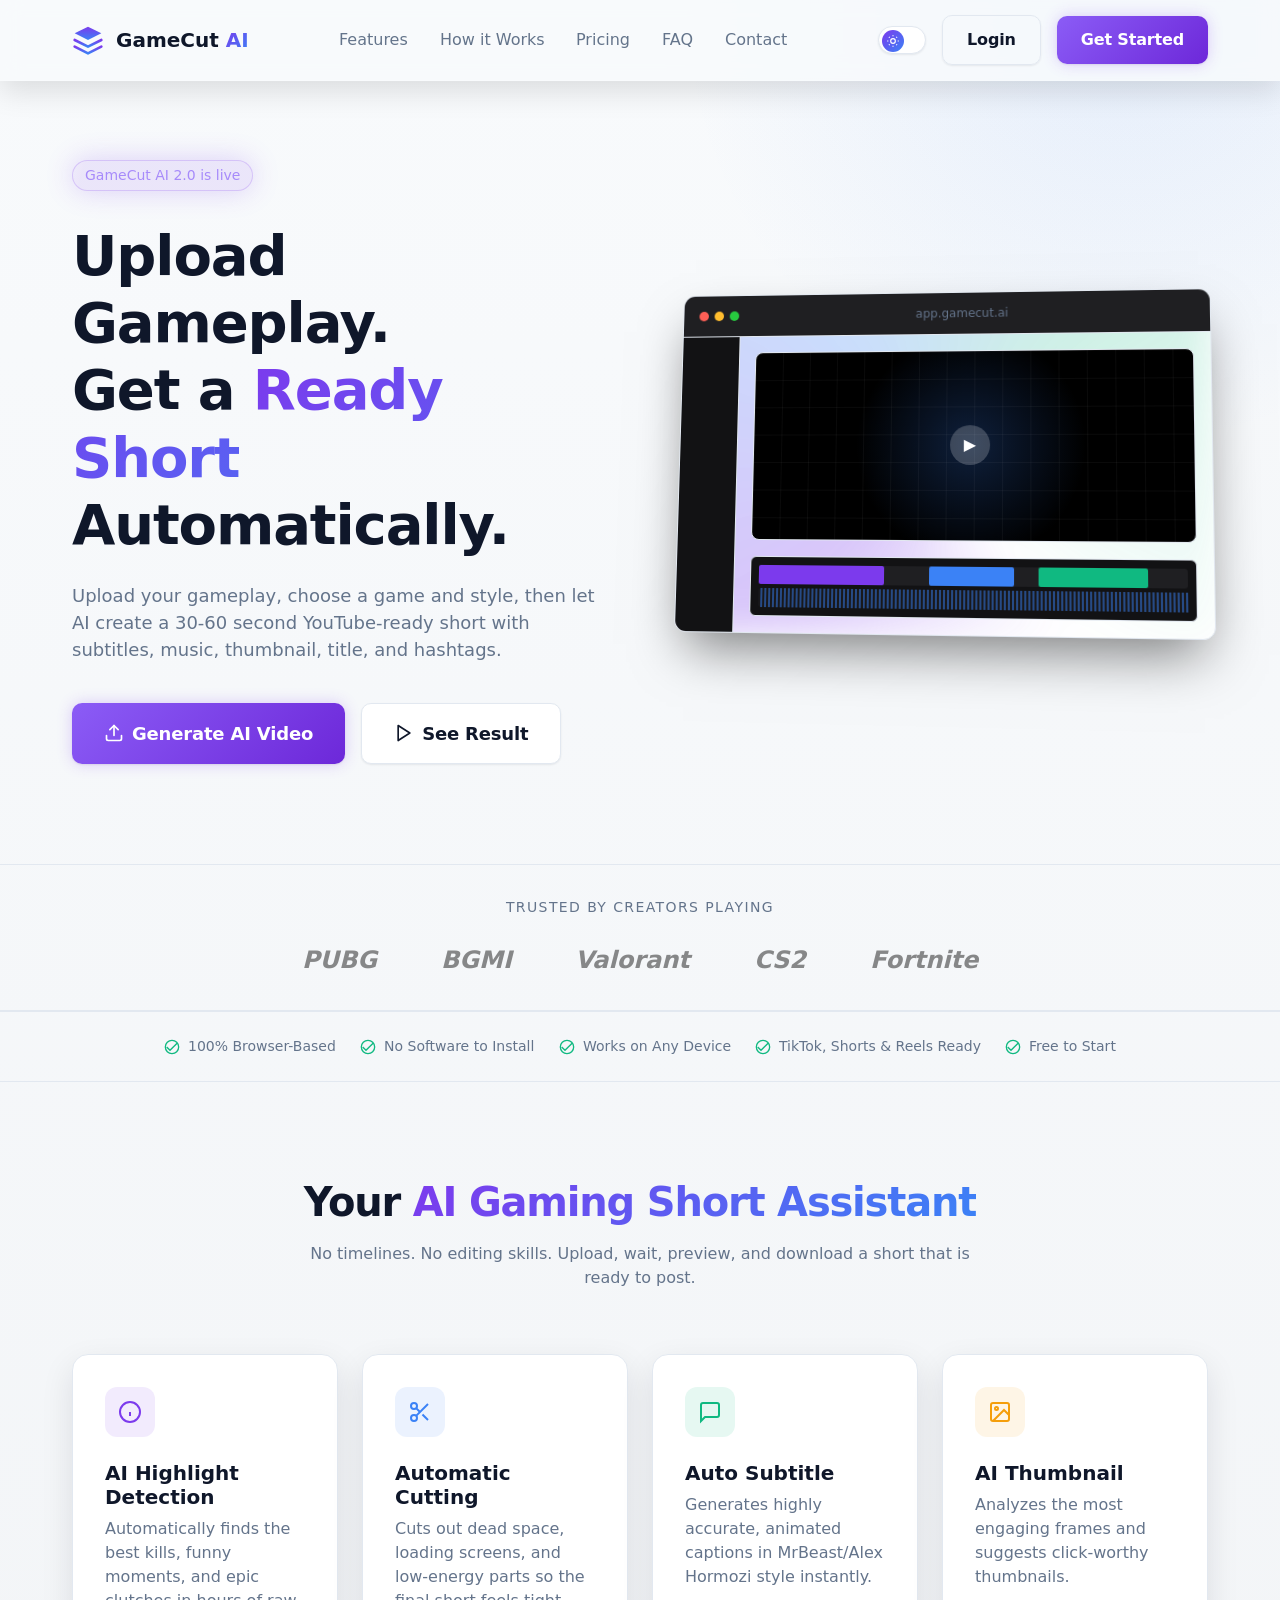
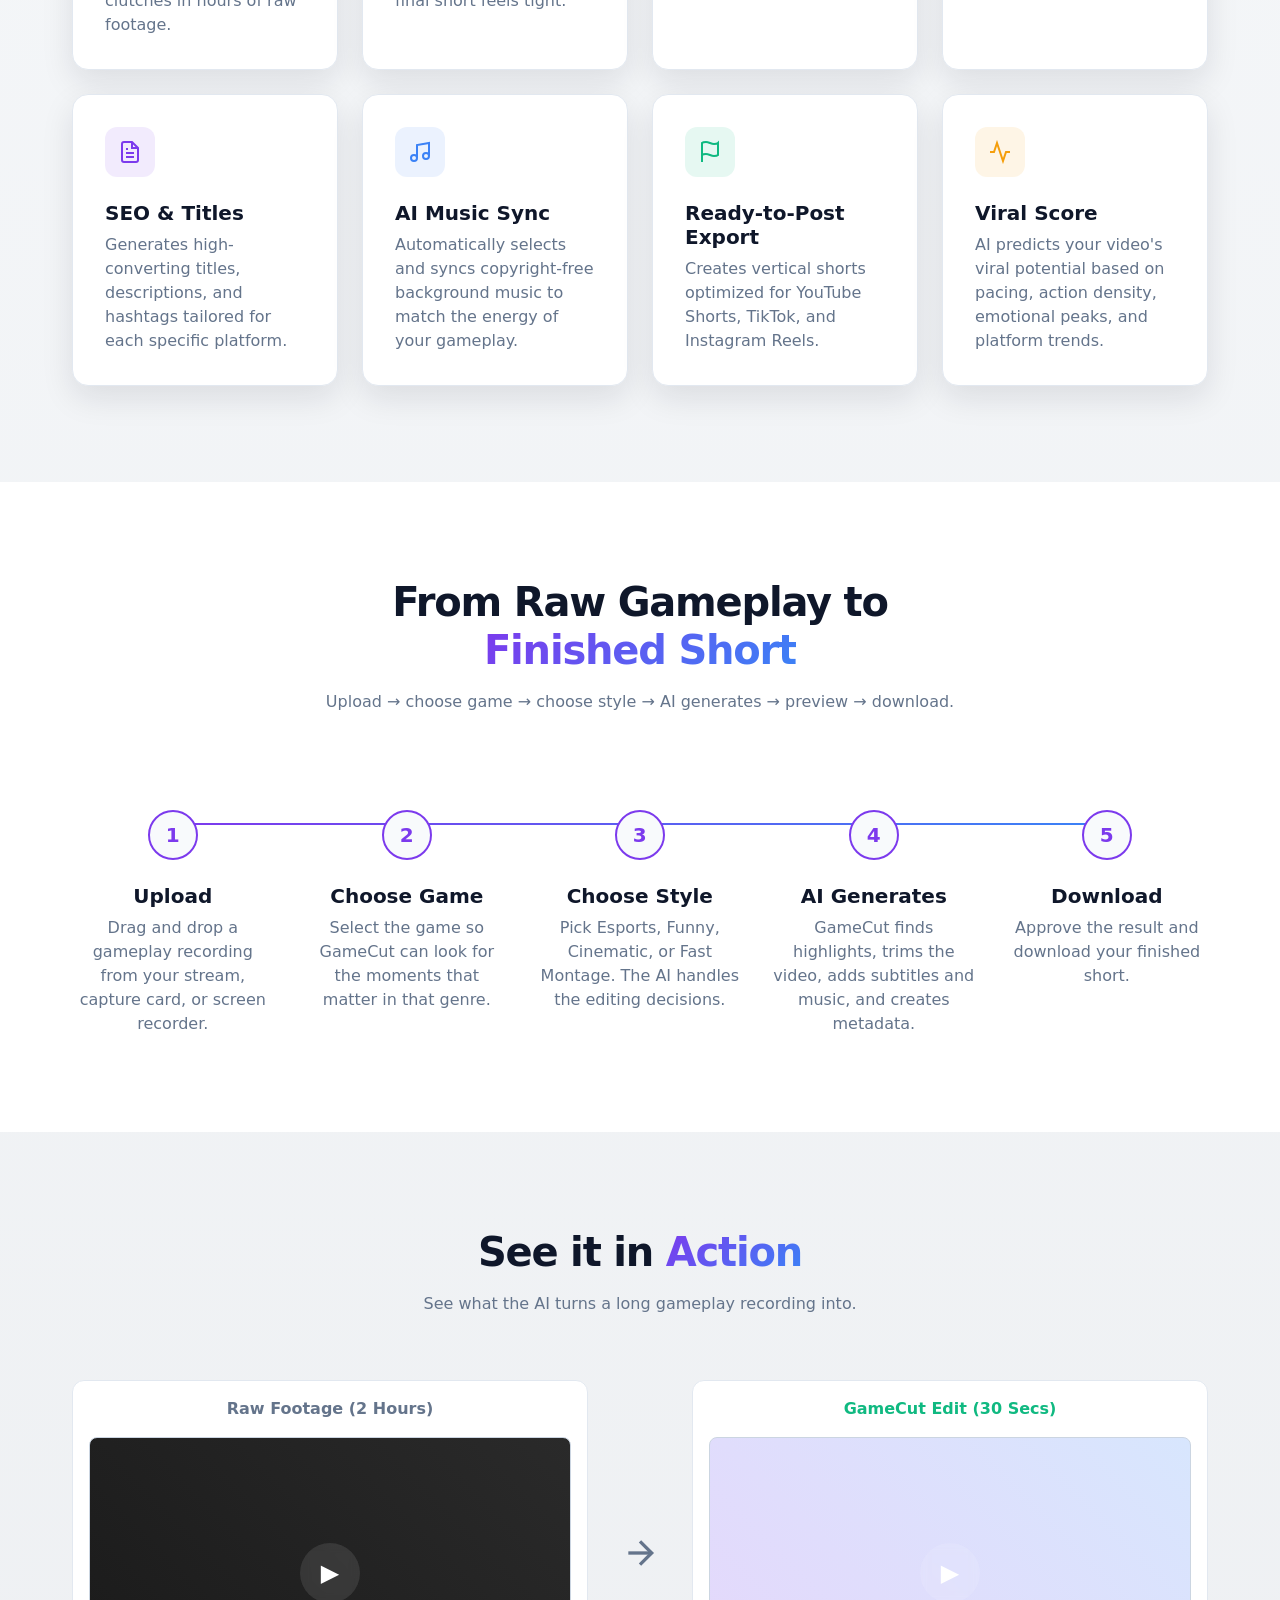
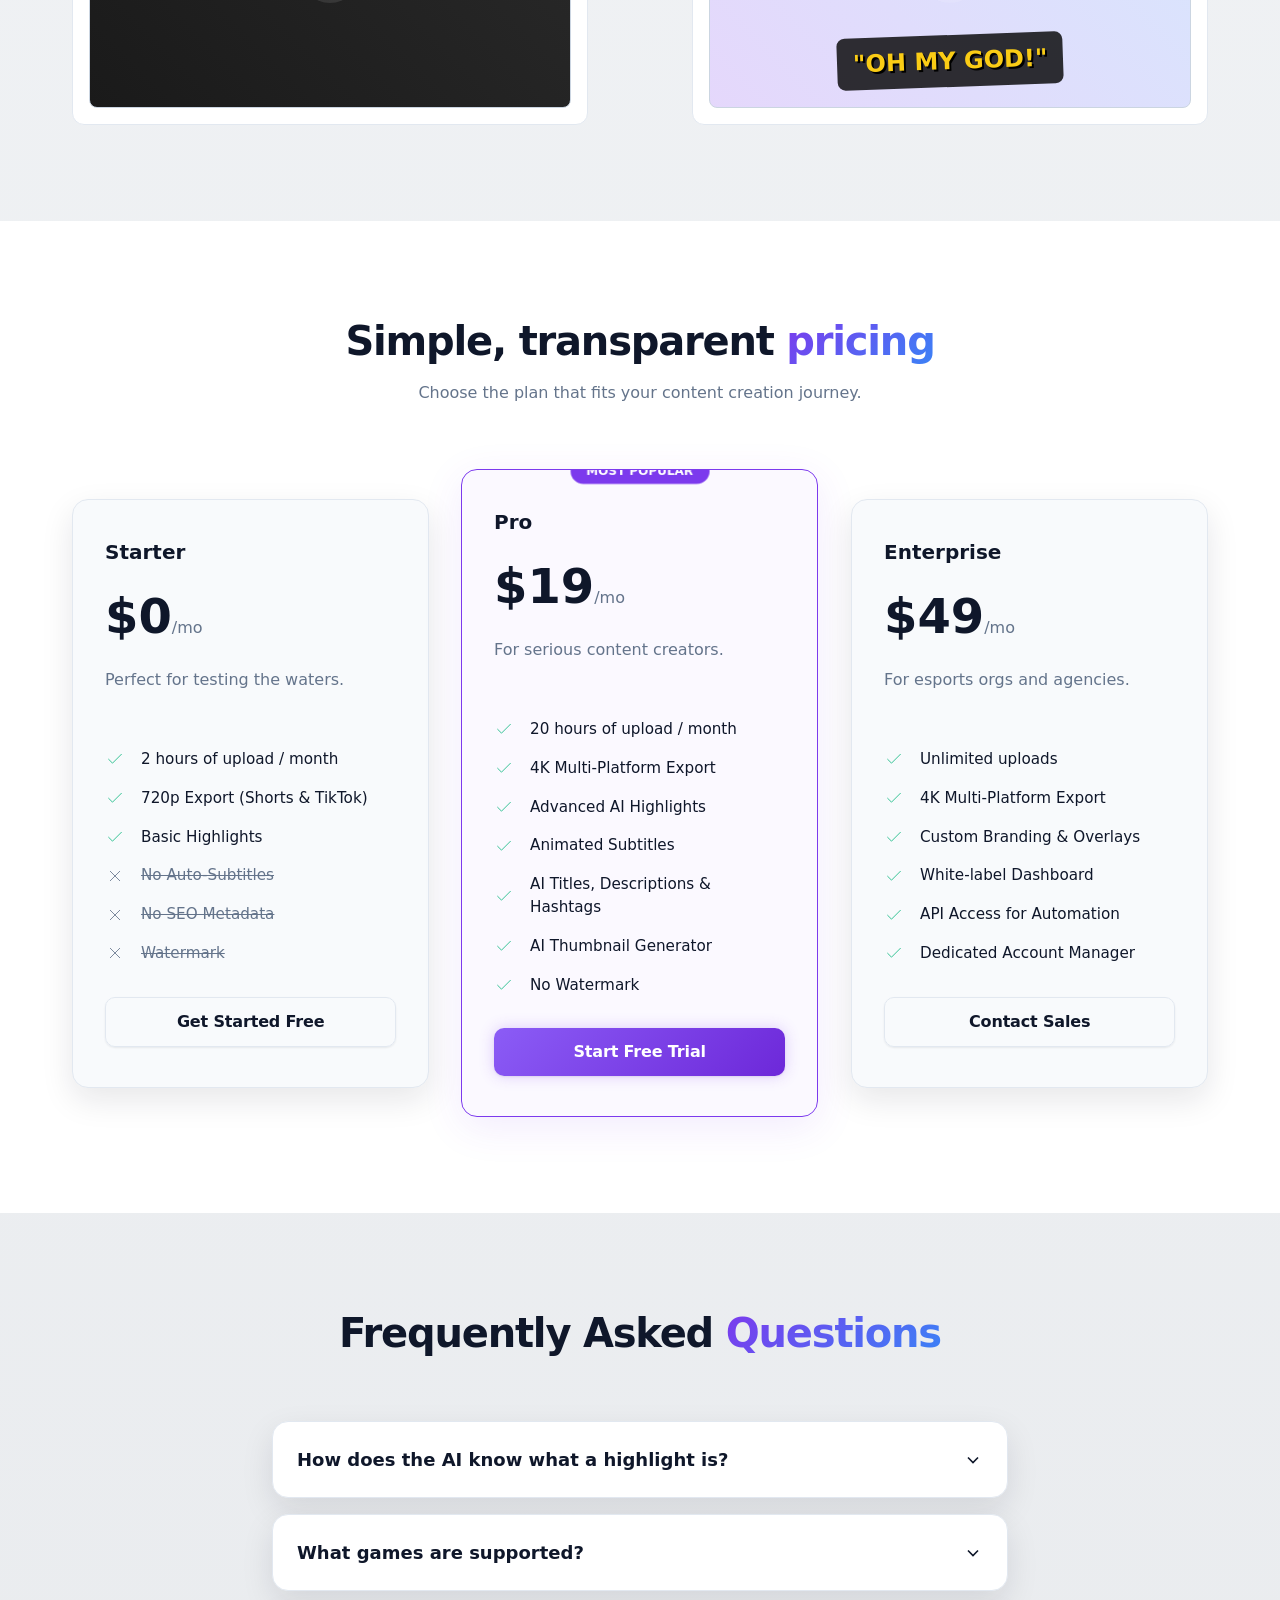
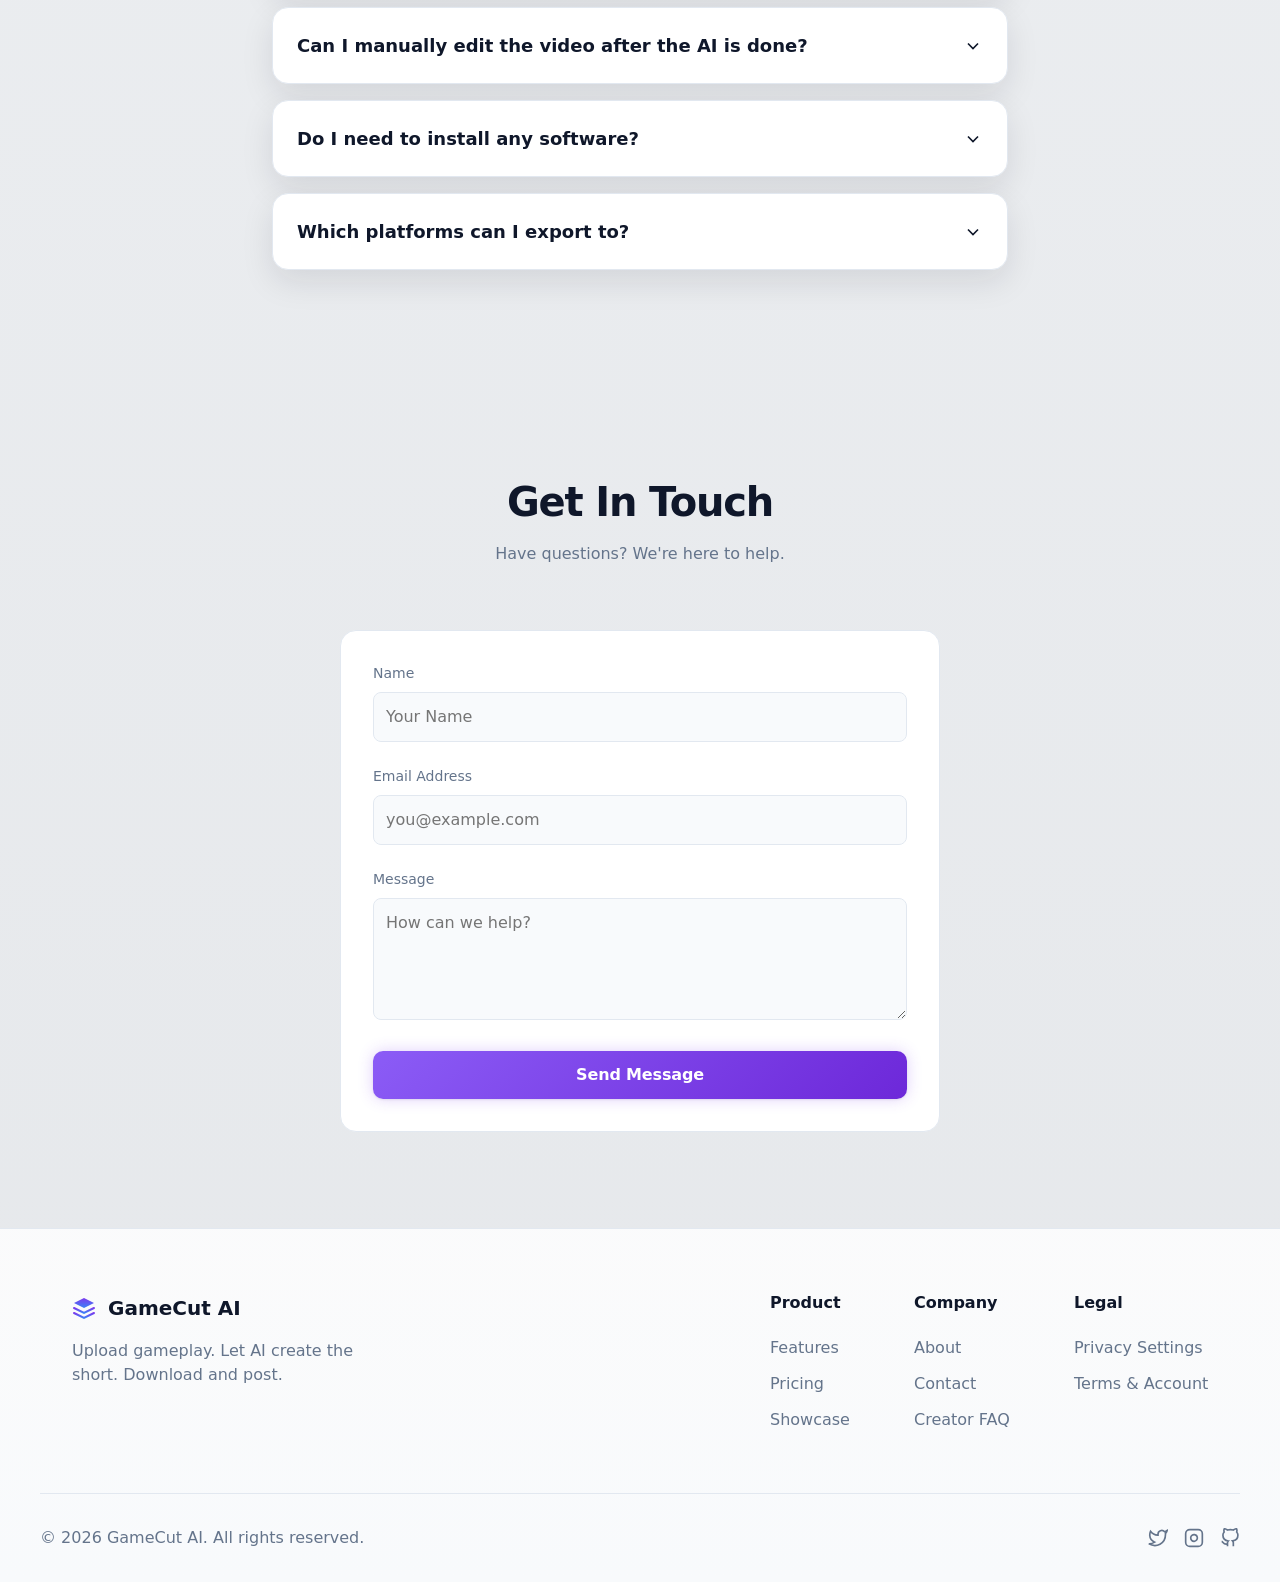
<file: GameCut-AI/index.html>
<!DOCTYPE html>
<html lang="en">

<head>
    <meta charset="UTF-8">
    <meta name="viewport" content="width=device-width, initial-scale=1.0">
    <title>GameCut AI - Turn Raw Gameplay Into Viral Content Automatically</title>
    <script src="js/theme-init.js"></script>
    <link rel="stylesheet" href="css/style.css">
    <link rel="stylesheet" href="css/responsive.css">
    <link rel="stylesheet" href="css/custom.css">
</head>

<body>
    <!-- Navigation -->
    <nav class="navbar">
        <div class="container nav-container">
            <a href="index.html" class="logo">
                <svg width="32" height="32" viewBox="0 0 24 24" fill="none" xmlns="http://www.w3.org/2000/svg">
                    <path d="M12 2L2 7L12 12L22 7L12 2Z" fill="url(#paint0_linear)" />
                    <path d="M2 17L12 22L22 17" stroke="url(#paint1_linear)" stroke-width="2" stroke-linecap="round"
                        stroke-linejoin="round" />
                    <path d="M2 12L12 17L22 12" stroke="url(#paint2_linear)" stroke-width="2" stroke-linecap="round"
                        stroke-linejoin="round" />
                    <defs>
                        <linearGradient id="paint0_linear" x1="12" y1="2" x2="12" y2="12"
                            gradientUnits="userSpaceOnUse">
                            <stop stop-color="#7C3AED" />
                            <stop offset="1" stop-color="#3B82F6" />
                        </linearGradient>
                        <linearGradient id="paint1_linear" x1="12" y1="17" x2="12" y2="22"
                            gradientUnits="userSpaceOnUse">
                            <stop stop-color="#7C3AED" />
                            <stop offset="1" stop-color="#3B82F6" />
                        </linearGradient>
                        <linearGradient id="paint2_linear" x1="12" y1="12" x2="12" y2="17"
                            gradientUnits="userSpaceOnUse">
                            <stop stop-color="#7C3AED" />
                            <stop offset="1" stop-color="#3B82F6" />
                        </linearGradient>
                    </defs>
                </svg>
                <span>GameCut <span class="text-gradient">AI</span></span>
            </a>

            <div class="nav-links desktop-only">
                <a href="#features" data-animate="fadeInUp">Features</a>
                <a href="#how-it-works" data-animate="fadeInUp">How it Works</a>
                <a href="#pricing" data-animate="fadeInUp">Pricing</a>
                <a href="#faq" data-animate="fadeInUp">FAQ</a>
                <a href="#contact" data-animate="fadeInUp">Contact</a>
            </div>

            <div class="nav-actions desktop-only">
                <a href="login.php" class="btn btn-outline">Login</a>
                <a href="register.php" class="btn btn-primary">Get Started</a>
            </div>

            <button class="mobile-menu-btn mobile-only" aria-label="Toggle menu">
                <svg width="24" height="24" viewBox="0 0 24 24" fill="none" stroke="currentColor" stroke-width="2"
                    stroke-linecap="round" stroke-linejoin="round">
                    <line x1="3" y1="12" x2="21" y2="12"></line>
                    <line x1="3" y1="6" x2="21" y2="6"></line>
                    <line x1="3" y1="18" x2="21" y2="18"></line>
                </svg>
            </button>
        </div>
    </nav>

    <!-- Mobile Menu Overlay -->
    <div class="mobile-menu">
        <div class="mobile-nav-links">
            <a href="#features">Features</a>
            <a href="#how-it-works">How it Works</a>
            <a href="#pricing">Pricing</a>
            <a href="#faq">FAQ</a>
            <a href="#contact">Contact</a>
            <a href="login.php" class="btn btn-outline">Login</a>
            <a href="register.php" class="btn btn-primary">Get Started</a>
        </div>
    </div>

    <!-- Hero Section -->
    <section class="hero">
        <div class="hero-bg">
            <div class="glow-circle circle-1"></div>
            <div class="glow-circle circle-2"></div>
        </div>
        <div class="container hero-container">
            <div class="hero-content" data-animate>
                <span class="badge">GameCut AI 2.0 is live</span>
                <h1 class="hero-title">Upload Gameplay.<br>Get a <span class="text-gradient">Ready<br>
                        Short</span><br>Automatically.</h1>
                <p class="hero-subtitle">Upload your gameplay, choose a game and style, then let AI create a 30-60
                    second YouTube-ready short with subtitles, music, thumbnail, title, and hashtags.</p>
                <div class="hero-buttons">
                    <a href="upload.php" class="btn btn-primary btn-lg">
                        <svg width="20" height="20" viewBox="0 0 24 24" fill="none" stroke="currentColor"
                            stroke-width="2" stroke-linecap="round" stroke-linejoin="round">
                            <path d="M21 15v4a2 2 0 0 1-2 2H5a2 2 0 0 1-2-2v-4"></path>
                            <polyline points="17 8 12 3 7 8"></polyline>
                            <line x1="12" y1="3" x2="12" y2="15"></line>
                        </svg>
                        Generate AI Video
                    </a>
                    <a href="#demo" class="btn btn-secondary btn-lg">
                        <svg width="20" height="20" viewBox="0 0 24 24" fill="none" stroke="currentColor"
                            stroke-width="2" stroke-linecap="round" stroke-linejoin="round">
                            <polygon points="5 3 19 12 5 21 5 3"></polygon>
                        </svg>
                        See Result
                    </a>
                </div>
            </div>

            <div class="hero-visual" data-animate style="--reveal-delay: 120ms;">
                <div class="dashboard-mockup">
                    <div class="mockup-header">
                        <div class="dots"><span></span><span></span><span></span></div>
                        <div class="mockup-title">app.gamecut.ai</div>
                    </div>
                    <div class="mockup-body">
                        <div class="mockup-sidebar"></div>
                        <div class="mockup-main">
                            <div class="mockup-video-area">
                                <div class="play-icon">▶</div>
                            </div>
                            <div class="mockup-timeline">
                                <div class="track">
                                    <div class="clip clip-1"></div>
                                    <div class="clip clip-2"></div>
                                    <div class="clip clip-3"></div>
                                </div>
                                <div class="track audio">
                                    <div class="wave"></div>
                                </div>
                            </div>
                        </div>
                    </div>
                </div>
            </div>
        </div>
    </section>

    <!-- Trusted By -->
    <section class="trusted-by">
        <div class="container">
            <p class="section-label">Trusted by creators playing</p>
            <div class="logo-grid">
                <div class="game-logo">PUBG</div>
                <div class="game-logo">BGMI</div>
                <div class="game-logo">Valorant</div>
                <div class="game-logo">CS2</div>
                <div class="game-logo">Fortnite</div>
            </div>
        </div>
    </section>

    <!-- Trust Bar -->
    <section class="trust-bar">
        <div class="container">
            <div class="trust-pills">
                <div class="trust-pill">
                    <svg width="16" height="16" viewBox="0 0 24 24" fill="none" stroke="var(--success)"
                        stroke-width="2">
                        <circle cx="12" cy="12" r="10"></circle>
                        <polyline points="20 6 9 17 4 12"></polyline>
                    </svg>
                    100% Browser-Based
                </div>
                <div class="trust-pill">
                    <svg width="16" height="16" viewBox="0 0 24 24" fill="none" stroke="var(--success)"
                        stroke-width="2">
                        <circle cx="12" cy="12" r="10"></circle>
                        <polyline points="20 6 9 17 4 12"></polyline>
                    </svg>
                    No Software to Install
                </div>
                <div class="trust-pill">
                    <svg width="16" height="16" viewBox="0 0 24 24" fill="none" stroke="var(--success)"
                        stroke-width="2">
                        <circle cx="12" cy="12" r="10"></circle>
                        <polyline points="20 6 9 17 4 12"></polyline>
                    </svg>
                    Works on Any Device
                </div>
                <div class="trust-pill">
                    <svg width="16" height="16" viewBox="0 0 24 24" fill="none" stroke="var(--success)"
                        stroke-width="2">
                        <circle cx="12" cy="12" r="10"></circle>
                        <polyline points="20 6 9 17 4 12"></polyline>
                    </svg>
                    TikTok, Shorts & Reels Ready
                </div>
                <div class="trust-pill">
                    <svg width="16" height="16" viewBox="0 0 24 24" fill="none" stroke="var(--success)"
                        stroke-width="2">
                        <circle cx="12" cy="12" r="10"></circle>
                        <polyline points="20 6 9 17 4 12"></polyline>
                    </svg>
                    Free to Start
                </div>
            </div>
        </div>
    </section>

    <!-- Features -->
    <section id="features" class="features section-padding">
        <div class="container">
            <div class="section-header text-center">
                <h2>Your <span class="text-gradient">AI Gaming Short Assistant</span></h2>
                <p>No timelines. No editing skills. Upload, wait, preview, and download a short that is ready to post.
                </p>
            </div>

            <div class="features-grid">
                <!-- Feature 1 -->
                <div class="feature-card">
                    <div class="feature-icon bg-primary-light">
                        <svg width="24" height="24" viewBox="0 0 24 24" fill="none" stroke="var(--primary)"
                            stroke-width="2">
                            <circle cx="12" cy="12" r="10"></circle>
                            <line x1="12" y1="16" x2="12" y2="12"></line>
                            <line x1="12" y1="8" x2="12.01" y2="8"></line>
                        </svg>
                    </div>
                    <h3>AI Highlight Detection</h3>
                    <p>Automatically finds the best kills, funny moments, and epic clutches in hours of raw footage.</p>
                </div>

                <!-- Feature 2 -->
                <div class="feature-card">
                    <div class="feature-icon bg-secondary-light">
                        <svg width="24" height="24" viewBox="0 0 24 24" fill="none" stroke="var(--secondary)"
                            stroke-width="2">
                            <circle cx="6" cy="6" r="3"></circle>
                            <circle cx="6" cy="18" r="3"></circle>
                            <line x1="20" y1="4" x2="8.12" y2="15.88"></line>
                            <line x1="14.47" y1="14.48" x2="20" y2="20"></line>
                            <line x1="8.12" y1="8.12" x2="12" y2="12"></line>
                        </svg>
                    </div>
                    <h3>Automatic Cutting</h3>
                    <p>Cuts out dead space, loading screens, and low-energy parts so the final short feels tight.</p>
                </div>

                <!-- Feature 3 -->
                <div class="feature-card">
                    <div class="feature-icon bg-success-light">
                        <svg width="24" height="24" viewBox="0 0 24 24" fill="none" stroke="var(--success)"
                            stroke-width="2">
                            <path d="M21 15a2 2 0 0 1-2 2H7l-4 4V5a2 2 0 0 1 2-2h14a2 2 0 0 1 2 2z"></path>
                        </svg>
                    </div>
                    <h3>Auto Subtitle</h3>
                    <p>Generates highly accurate, animated captions in MrBeast/Alex Hormozi style instantly.</p>
                </div>

                <!-- Feature 4 -->
                <div class="feature-card">
                    <div class="feature-icon bg-warning-light">
                        <svg width="24" height="24" viewBox="0 0 24 24" fill="none" stroke="var(--warning)"
                            stroke-width="2">
                            <rect x="3" y="3" width="18" height="18" rx="2" ry="2"></rect>
                            <circle cx="8.5" cy="8.5" r="1.5"></circle>
                            <polyline points="21 15 16 10 5 21"></polyline>
                        </svg>
                    </div>
                    <h3>AI Thumbnail</h3>
                    <p>Analyzes the most engaging frames and suggests click-worthy thumbnails.</p>
                </div>

                <!-- Feature 5 -->
                <div class="feature-card">
                    <div class="feature-icon bg-primary-light">
                        <svg width="24" height="24" viewBox="0 0 24 24" fill="none" stroke="var(--primary)"
                            stroke-width="2">
                            <path d="M14 2H6a2 2 0 0 0-2 2v16a2 2 0 0 0 2 2h12a2 2 0 0 0 2-2V8z"></path>
                            <polyline points="14 2 14 8 20 8"></polyline>
                            <line x1="16" y1="13" x2="8" y2="13"></line>
                            <line x1="16" y1="17" x2="8" y2="17"></line>
                            <polyline points="10 9 9 9 8 9"></polyline>
                        </svg>
                    </div>
                    <h3>SEO & Titles</h3>
                    <p>Generates high-converting titles, descriptions, and hashtags tailored for each specific platform.
                    </p>
                </div>

                <!-- Feature 6 -->
                <div class="feature-card">
                    <div class="feature-icon bg-secondary-light">
                        <svg width="24" height="24" viewBox="0 0 24 24" fill="none" stroke="var(--secondary)"
                            stroke-width="2">
                            <path d="M9 18V5l12-2v13"></path>
                            <circle cx="6" cy="18" r="3"></circle>
                            <circle cx="18" cy="16" r="3"></circle>
                        </svg>
                    </div>
                    <h3>AI Music Sync</h3>
                    <p>Automatically selects and syncs copyright-free background music to match the energy of your
                        gameplay.</p>
                </div>

                <!-- Feature 7 -->
                <div class="feature-card">
                    <div class="feature-icon bg-success-light">
                        <svg width="24" height="24" viewBox="0 0 24 24" fill="none" stroke="var(--success)"
                            stroke-width="2">
                            <path d="M4 15s1-1 4-1 5 2 8 2 4-1 4-1V3s-1 1-4 1-5-2-8-2-4 1-4 1z"></path>
                            <line x1="4" y1="22" x2="4" y2="15"></line>
                        </svg>
                    </div>
                    <h3>Ready-to-Post Export</h3>
                    <p>Creates vertical shorts optimized for YouTube Shorts, TikTok, and Instagram Reels.</p>
                </div>

                <!-- Feature 8 -->
                <div class="feature-card">
                    <div class="feature-icon bg-warning-light">
                        <svg width="24" height="24" viewBox="0 0 24 24" fill="none" stroke="var(--warning)"
                            stroke-width="2">
                            <polyline points="22 12 18 12 15 21 9 3 6 12 2 12"></polyline>
                        </svg>
                    </div>
                    <h3>Viral Score</h3>
                    <p>AI predicts your video's viral potential based on pacing, action density, emotional peaks, and
                        platform trends.</p>
                </div>
            </div>
        </div>
    </section>

    <!-- How It Works -->
    <section id="how-it-works" class="how-it-works section-padding bg-card">
        <div class="container">
            <div class="section-header text-center">
                <h2>From Raw Gameplay to <span class="text-gradient">Finished Short</span></h2>
                <p>Upload → choose game → choose style → AI generates → preview → download.</p>
            </div>

            <div class="steps-container">
                <div class="step-line"></div>

                <div class="step">
                    <div class="step-icon">1</div>
                    <div class="step-content">
                        <h3>Upload</h3>
                        <p>Drag and drop a gameplay recording from your stream, capture card, or screen recorder.</p>
                    </div>
                </div>

                <div class="step">
                    <div class="step-icon">2</div>
                    <div class="step-content">
                        <h3>Choose Game</h3>
                        <p>Select the game so GameCut can look for the moments that matter in that genre.</p>
                    </div>
                </div>

                <div class="step">
                    <div class="step-icon">3</div>
                    <div class="step-content">
                        <h3>Choose Style</h3>
                        <p>Pick Esports, Funny, Cinematic, or Fast Montage. The AI handles the editing decisions.</p>
                    </div>
                </div>

                <div class="step">
                    <div class="step-icon">4</div>
                    <div class="step-content">
                        <h3>AI Generates</h3>
                        <p>GameCut finds highlights, trims the video, adds subtitles and music, and creates metadata.
                        </p>
                    </div>
                </div>

                <div class="step">
                    <div class="step-icon">5</div>
                    <div class="step-content">
                        <h3>Download</h3>
                        <p>Approve the result and download your finished short.</p>
                    </div>
                </div>
            </div>
        </div>
    </section>

    <!-- Demo Section -->
    <section id="demo" class="demo section-padding">
        <div class="container">
            <div class="section-header text-center">
                <h2>See it in <span class="text-gradient">Action</span></h2>
                <p>See what the AI turns a long gameplay recording into.</p>
            </div>

            <div class="demo-comparison">
                <div class="demo-box before">
                    <div class="demo-label">Raw Footage (2 Hours)</div>
                    <div class="video-placeholder before-bg">
                        <div class="play-btn-large">▶</div>
                    </div>
                </div>

                <div class="demo-arrow">
                    <svg width="40" height="40" viewBox="0 0 24 24" fill="none" stroke="currentColor" stroke-width="2">
                        <line x1="5" y1="12" x2="19" y2="12"></line>
                        <polyline points="12 5 19 12 12 19"></polyline>
                    </svg>
                </div>

                <div class="demo-box after">
                    <div class="demo-label after-label">GameCut Edit (30 Secs)</div>
                    <div class="video-placeholder after-bg">
                        <div class="floating-caption">"OH MY GOD!"</div>
                        <div class="play-btn-large">▶</div>
                    </div>
                </div>
            </div>
        </div>
    </section>

    <!-- Pricing -->
    <section id="pricing" class="pricing section-padding bg-card">
        <div class="container">
            <div class="section-header text-center">
                <h2>Simple, transparent <span class="text-gradient">pricing</span></h2>
                <p>Choose the plan that fits your content creation journey.</p>
            </div>

            <div class="pricing-grid">
                <!-- Starter -->
                <div class="pricing-card">
                    <h3>Starter</h3>
                    <div class="price"><span>$0</span>/mo</div>
                    <p class="pricing-desc">Perfect for testing the waters.</p>
                    <ul class="pricing-features">
                        <li><svg viewBox="0 0 24 24" fill="none" stroke="var(--success)">
                                <polyline points="20 6 9 17 4 12"></polyline>
                            </svg> 2 hours of upload / month</li>
                        <li><svg viewBox="0 0 24 24" fill="none" stroke="var(--success)">
                                <polyline points="20 6 9 17 4 12"></polyline>
                            </svg> 720p Export (Shorts & TikTok)</li>
                        <li><svg viewBox="0 0 24 24" fill="none" stroke="var(--success)">
                                <polyline points="20 6 9 17 4 12"></polyline>
                            </svg> Basic Highlights</li>
                        <li class="disabled"><svg viewBox="0 0 24 24" fill="none" stroke="var(--text-muted)">
                                <line x1="18" y1="6" x2="6" y2="18"></line>
                                <line x1="6" y1="6" x2="18" y2="18"></line>
                            </svg> No Auto-Subtitles</li>
                        <li class="disabled"><svg viewBox="0 0 24 24" fill="none" stroke="var(--text-muted)">
                                <line x1="18" y1="6" x2="6" y2="18"></line>
                                <line x1="6" y1="6" x2="18" y2="18"></line>
                            </svg> No SEO Metadata</li>
                        <li class="disabled"><svg viewBox="0 0 24 24" fill="none" stroke="var(--text-muted)">
                                <line x1="18" y1="6" x2="6" y2="18"></line>
                                <line x1="6" y1="6" x2="18" y2="18"></line>
                            </svg> Watermark</li>
                    </ul>
                    <a href="register.php" class="btn btn-outline w-100">Get Started Free</a>
                </div>

                <!-- Pro -->
                <div class="pricing-card popular">
                    <div class="popular-badge">Most Popular</div>
                    <h3>Pro</h3>
                    <div class="price"><span>$19</span>/mo</div>
                    <p class="pricing-desc">For serious content creators.</p>
                    <ul class="pricing-features">
                        <li><svg viewBox="0 0 24 24" fill="none" stroke="var(--success)">
                                <polyline points="20 6 9 17 4 12"></polyline>
                            </svg> 20 hours of upload / month</li>
                        <li><svg viewBox="0 0 24 24" fill="none" stroke="var(--success)">
                                <polyline points="20 6 9 17 4 12"></polyline>
                            </svg> 4K Multi-Platform Export</li>
                        <li><svg viewBox="0 0 24 24" fill="none" stroke="var(--success)">
                                <polyline points="20 6 9 17 4 12"></polyline>
                            </svg> Advanced AI Highlights</li>
                        <li><svg viewBox="0 0 24 24" fill="none" stroke="var(--success)">
                                <polyline points="20 6 9 17 4 12"></polyline>
                            </svg> Animated Subtitles</li>
                        <li><svg viewBox="0 0 24 24" fill="none" stroke="var(--success)">
                                <polyline points="20 6 9 17 4 12"></polyline>
                            </svg> AI Titles, Descriptions & Hashtags</li>
                        <li><svg viewBox="0 0 24 24" fill="none" stroke="var(--success)">
                                <polyline points="20 6 9 17 4 12"></polyline>
                            </svg> AI Thumbnail Generator</li>
                        <li><svg viewBox="0 0 24 24" fill="none" stroke="var(--success)">
                                <polyline points="20 6 9 17 4 12"></polyline>
                            </svg> No Watermark</li>
                    </ul>
                    <a href="register.php" class="btn btn-primary w-100">Start Free Trial</a>
                </div>

                <!-- Enterprise -->
                <div class="pricing-card">
                    <h3>Enterprise</h3>
                    <div class="price"><span>$49</span>/mo</div>
                    <p class="pricing-desc">For esports orgs and agencies.</p>
                    <ul class="pricing-features">
                        <li><svg viewBox="0 0 24 24" fill="none" stroke="var(--success)">
                                <polyline points="20 6 9 17 4 12"></polyline>
                            </svg> Unlimited uploads</li>
                        <li><svg viewBox="0 0 24 24" fill="none" stroke="var(--success)">
                                <polyline points="20 6 9 17 4 12"></polyline>
                            </svg> 4K Multi-Platform Export</li>
                        <li><svg viewBox="0 0 24 24" fill="none" stroke="var(--success)">
                                <polyline points="20 6 9 17 4 12"></polyline>
                            </svg> Custom Branding & Overlays</li>
                        <li><svg viewBox="0 0 24 24" fill="none" stroke="var(--success)">
                                <polyline points="20 6 9 17 4 12"></polyline>
                            </svg> White-label Dashboard</li>
                        <li><svg viewBox="0 0 24 24" fill="none" stroke="var(--success)">
                                <polyline points="20 6 9 17 4 12"></polyline>
                            </svg> API Access for Automation</li>
                        <li><svg viewBox="0 0 24 24" fill="none" stroke="var(--success)">
                                <polyline points="20 6 9 17 4 12"></polyline>
                            </svg> Dedicated Account Manager</li>
                    </ul>
                    <a href="#contact" class="btn btn-outline w-100">Contact Sales</a>
                </div>
            </div>
        </div>
    </section>

    <!-- FAQ -->
    <section id="faq" class="faq section-padding">
        <div class="container faq-container">
            <div class="section-header text-center">
                <h2>Frequently Asked <span class="text-gradient">Questions</span></h2>
            </div>

            <div class="accordion">
                <div class="accordion-item">
                    <button class="accordion-header">
                        How does the AI know what a highlight is?
                        <svg viewBox="0 0 24 24" fill="none" stroke="currentColor" stroke-width="2">
                            <polyline points="6 9 12 15 18 9"></polyline>
                        </svg>
                    </button>
                    <div class="accordion-content">
                        <p>Our AI analyzes multiple factors including in-game sound (gunshots, explosions), player voice
                            volume (shouting, excitement), and visual changes (killfeeds, bright flashes) to determine
                            high-intensity moments.</p>
                    </div>
                </div>

                <div class="accordion-item">
                    <button class="accordion-header">
                        What games are supported?
                        <svg viewBox="0 0 24 24" fill="none" stroke="currentColor" stroke-width="2">
                            <polyline points="6 9 12 15 18 9"></polyline>
                        </svg>
                    </button>
                    <div class="accordion-content">
                        <p>While GameCut works with almost any game, it is highly optimized for shooters and battle
                            royales like Valorant, CS2, PUBG, BGMI, Apex Legends, and Fortnite.</p>
                    </div>
                </div>

                <div class="accordion-item">
                    <button class="accordion-header">
                        Can I manually edit the video after the AI is done?
                        <svg viewBox="0 0 24 24" fill="none" stroke="currentColor" stroke-width="2">
                            <polyline points="6 9 12 15 18 9"></polyline>
                        </svg>
                    </button>
                    <div class="accordion-content">
                        <p>Version 1 is intentionally approval-based: preview and download. Future versions
                            can add optional controls like subtitle style, music choice, and more action/funny
                            weighting.</p>
                    </div>
                </div>

                <div class="accordion-item">
                    <button class="accordion-header">
                        Do I need to install any software?
                        <svg viewBox="0 0 24 24" fill="none" stroke="currentColor" stroke-width="2">
                            <polyline points="6 9 12 15 18 9"></polyline>
                        </svg>
                    </button>
                    <div class="accordion-content">
                        <p>Absolutely not. GameCut AI is 100% browser-based. You can upload, preview, and download your
                            videos from any device - no downloads, no plugins, no software installation required.</p>
                    </div>
                </div>

                <div class="accordion-item">
                    <button class="accordion-header">
                        Which platforms can I export to?
                        <svg viewBox="0 0 24 24" fill="none" stroke="currentColor" stroke-width="2">
                            <polyline points="6 9 12 15 18 9"></polyline>
                        </svg>
                    </button>
                    <div class="accordion-content">
                        <p>GameCut AI exports platform-optimized videos for TikTok (9:16), YouTube Shorts (9:16),
                            Instagram Reels (9:16), and standard YouTube (16:9). Each format is automatically sized,
                            compressed, and paired with AI-generated captions and metadata for that specific platform.
                        </p>
                    </div>
                </div>
            </div>
        </div>
    </section>

    <!-- Footer -->
    <!-- Contact Section -->
    <section id="contact" class="section">
        <div class="container">
            <div class="section-header text-center fade-in">
                <h2>Get In Touch</h2>
                <p>Have questions? We're here to help.</p>
            </div>
            <div class="contact-form-container fade-in"
                style="max-width: 600px; margin: 0 auto; background: var(--card); border: 1px solid var(--border); padding: 2rem; border-radius: 16px;">
                <form data-contact-form style="display: flex; flex-direction: column; gap: 1.5rem;">
                    <div>
                        <label for="contact-name"
                            style="display: block; margin-bottom: 0.5rem; color: var(--text-muted); font-size: 0.875rem;">Name</label>
                        <input type="text" id="contact-name" placeholder="Your Name"
                            style="width: 100%; padding: 0.75rem; border-radius: 8px; border: 1px solid var(--border); background: var(--background); color: var(--text);"
                            required>
                    </div>
                    <div>
                        <label for="contact-email"
                            style="display: block; margin-bottom: 0.5rem; color: var(--text-muted); font-size: 0.875rem;">Email
                            Address</label>
                        <input type="email" id="contact-email" placeholder="you@example.com"
                            style="width: 100%; padding: 0.75rem; border-radius: 8px; border: 1px solid var(--border); background: var(--background); color: var(--text);"
                            required>
                    </div>
                    <div>
                        <label for="contact-message"
                            style="display: block; margin-bottom: 0.5rem; color: var(--text-muted); font-size: 0.875rem;">Message</label>
                        <textarea id="contact-message" rows="4" placeholder="How can we help?"
                            style="width: 100%; padding: 0.75rem; border-radius: 8px; border: 1px solid var(--border); background: var(--background); color: var(--text); resize: vertical;"
                            required></textarea>
                    </div>
                    <button type="submit" class="btn btn-primary w-100" style="justify-content: center;">Send
                        Message</button>
                </form>
            </div>
        </div>
    </section>

    <!-- Footer -->
    <footer class="footer">
        <div class="container footer-container">
            <div class="footer-brand">
                <a href="index.html" class="logo">
                    <svg width="24" height="24" viewBox="0 0 24 24" fill="none" xmlns="http://www.w3.org/2000/svg">
                        <path d="M12 2L2 7L12 12L22 7L12 2Z" fill="url(#footerLogoA)" />
                        <path d="M2 17L12 22L22 17" stroke="url(#footerLogoB)" stroke-width="2"
                            stroke-linecap="round" />
                        <path d="M2 12L12 17L22 12" stroke="url(#footerLogoC)" stroke-width="2"
                            stroke-linecap="round" />
                        <defs>
                            <linearGradient id="footerLogoA" x1="12" y1="2" x2="12" y2="12"
                                gradientUnits="userSpaceOnUse">
                                <stop stop-color="#7C3AED" />
                                <stop offset="1" stop-color="#3B82F6" />
                            </linearGradient>
                            <linearGradient id="footerLogoB" x1="12" y1="17" x2="12" y2="22"
                                gradientUnits="userSpaceOnUse">
                                <stop stop-color="#7C3AED" />
                                <stop offset="1" stop-color="#3B82F6" />
                            </linearGradient>
                            <linearGradient id="footerLogoC" x1="12" y1="12" x2="12" y2="17"
                                gradientUnits="userSpaceOnUse">
                                <stop stop-color="#7C3AED" />
                                <stop offset="1" stop-color="#3B82F6" />
                            </linearGradient>
                        </defs>
                    </svg>
                    <span>GameCut AI</span>
                </a>
                <p>Upload gameplay. Let AI create the short. Download and post.</p>
            </div>

            <div class="footer-links">
                <div class="link-group">
                    <h4>Product</h4>
                    <a href="#features">Features</a>
                    <a href="#pricing">Pricing</a>
                    <a href="#demo">Showcase</a>
                </div>
                <div class="link-group">
                    <h4>Company</h4>
                    <a href="#how-it-works">About</a>
                    <a href="#contact">Contact</a>
                    <a href="#faq">Creator FAQ</a>
                </div>
                <div class="link-group">
                    <h4>Legal</h4>
                    <a href="settings.php">Privacy Settings</a>
                    <a href="settings.php">Terms & Account</a>
                </div>
            </div>
        </div>
        <div class="container footer-bottom">
            <p>&copy; 2026 GameCut AI. All rights reserved.</p>
            <div class="socials">
                <a href="#contact" aria-label="Twitter"><svg width="20" height="20" viewBox="0 0 24 24" fill="none"
                        stroke="currentColor" stroke-width="2">
                        <path
                            d="M23 3a10.9 10.9 0 0 1-3.14 1.53 4.48 4.48 0 0 0-7.86 3v1A10.66 10.66 0 0 1 3 4s-4 9 5 13a11.64 11.64 0 0 1-7 2c9 5 20 0 20-11.5a4.5 4.5 0 0 0-.08-.83A7.72 7.72 0 0 0 23 3z">
                        </path>
                    </svg></a>
                <a href="#contact" aria-label="Instagram"><svg width="20" height="20" viewBox="0 0 24 24" fill="none"
                        stroke="currentColor" stroke-width="2">
                        <rect x="2" y="2" width="20" height="20" rx="5" ry="5"></rect>
                        <path d="M16 11.37A4 4 0 1 1 12.63 8 4 4 0 0 1 16 11.37z"></path>
                        <line x1="17.5" y1="6.5" x2="17.51" y2="6.5"></line>
                    </svg></a>
                <a href="#contact" aria-label="GitHub"><svg width="20" height="20" viewBox="0 0 24 24" fill="none"
                        stroke="currentColor" stroke-width="2">
                        <path
                            d="M9 19c-5 1.5-5-2.5-7-3m14 6v-3.87a3.37 3.37 0 0 0-.94-2.61c3.14-.35 6.44-1.54 6.44-7A5.44 5.44 0 0 0 20 4.77 5.07 5.07 0 0 0 19.91 1S18.73.65 16 2.48a13.38 13.38 0 0 0-7 0C6.27.65 5.09 1 5.09 1A5.07 5.07 0 0 0 5 4.77a5.44 5.44 0 0 0-1.5 3.78c0 5.42 3.3 6.61 6.44 7A3.37 3.37 0 0 0 9 18.13V22">
                        </path>
                    </svg></a>
            </div>
        </div>
    </footer>

    <script src="js/app.js"></script>
    <script src="js/main.js"></script>
</body>

</html>
</file>
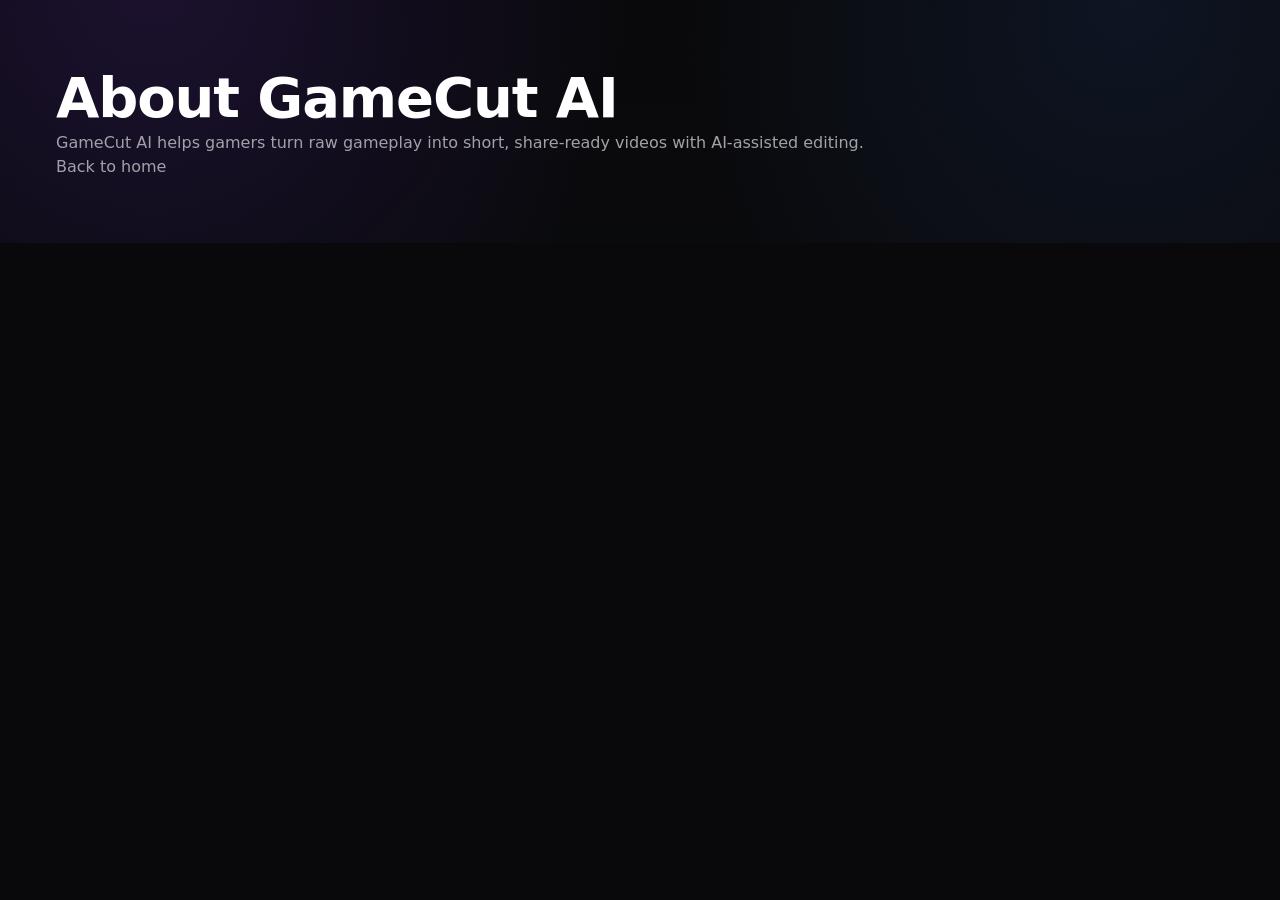
<file: GameCut-AI/about.html>
<!DOCTYPE html>
<html lang="en">
<head>
    <meta charset="UTF-8">
    <meta name="viewport" content="width=device-width, initial-scale=1.0">
    <title>About - GameCut AI</title>
    <link rel="stylesheet" href="css/style.css">
    <link rel="stylesheet" href="css/responsive.css">
</head>
<body>
    <main class="container" style="padding: 4rem 1rem;">
        <h1>About GameCut AI</h1>
        <p>GameCut AI helps gamers turn raw gameplay into short, share-ready videos with AI-assisted editing.</p>
        <p><a href="index.php">Back to home</a></p>
    </main>
</body>
</html>
</file>
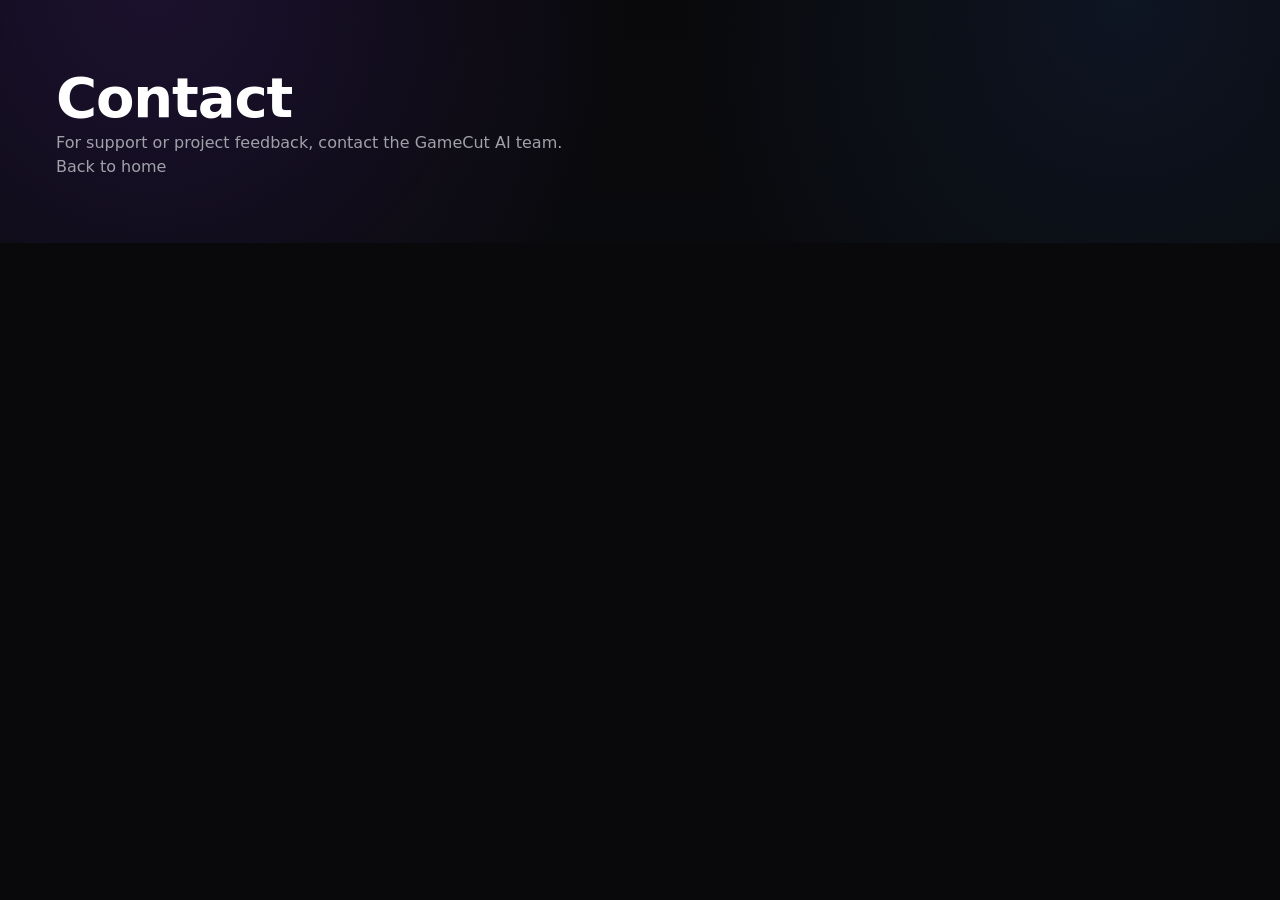
<file: GameCut-AI/contact.html>
<!DOCTYPE html>
<html lang="en">

<head>
    <meta charset="UTF-8">
    <meta name="viewport" content="width=device-width, initial-scale=1.0">
    <title>Contact - GameCut AI</title>
    <link rel="stylesheet" href="css/style.css">
    <link rel="stylesheet" href="css/responsive.css">
</head>

<body>
    <main class="container" style="padding: 4rem 1rem;">
        <h1>Contact</h1>
        <p>For support or project feedback, contact the GameCut AI team.</p>
        <p><a href="index.php">Back to home</a></p>
    </main>
</body>

</html>
</file>
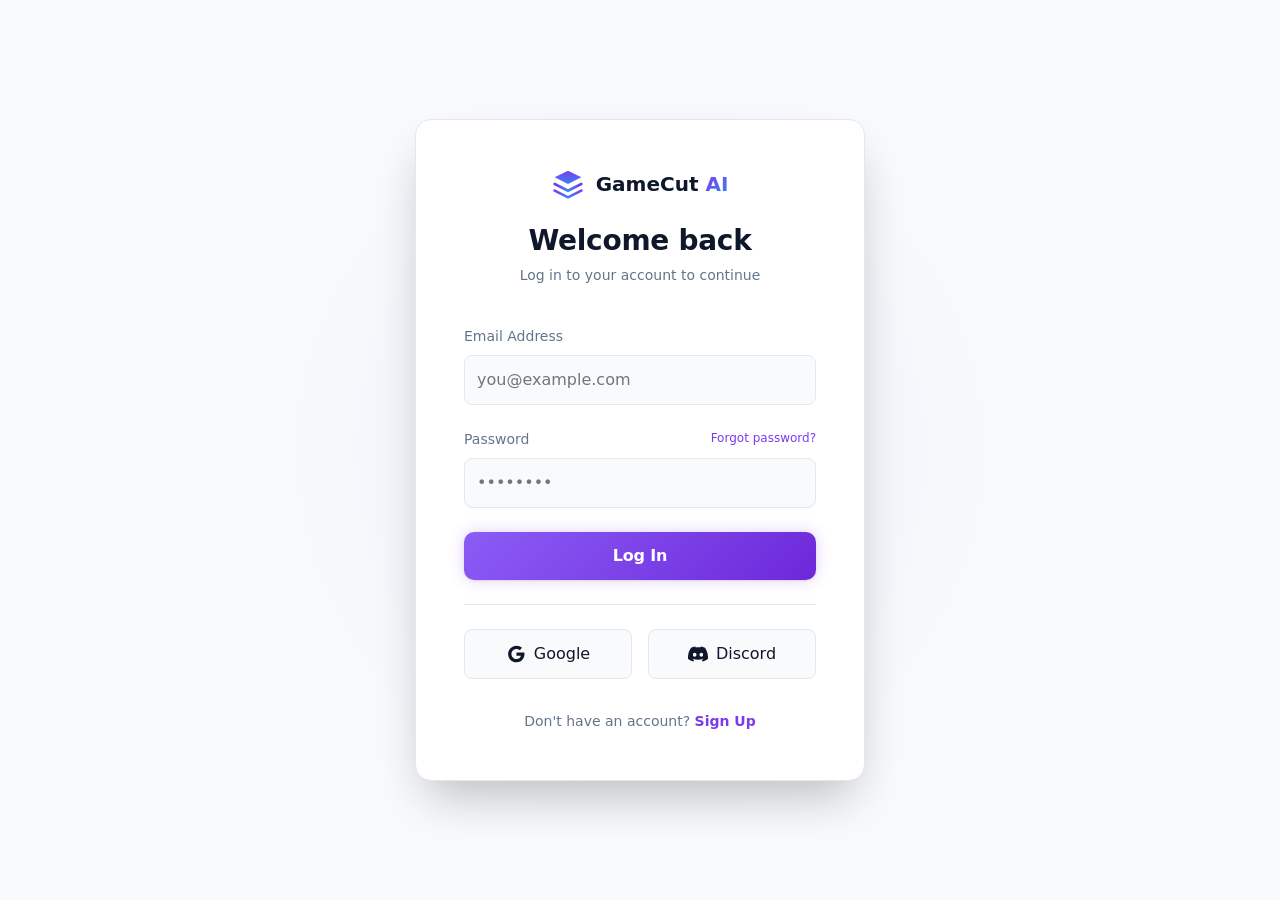
<file: GameCut-AI/login.html>
<!DOCTYPE html>
<html lang="en">
<head>
    <meta charset="UTF-8">
    <meta name="viewport" content="width=device-width, initial-scale=1.0">
    <title>Login - GameCut AI</title>
    <script src="js/theme-init.js"></script>
    <link rel="stylesheet" href="css/style.css">
    <link rel="stylesheet" href="css/responsive.css">
    <style>
        .auth-body {
            display: flex;
            align-items: center;
            justify-content: center;
            min-height: 100vh;
            background-color: var(--background);
            background-image: radial-gradient(circle at center, rgba(124, 58, 237, 0.05) 0%, transparent 50%);
            padding: 2rem;
        }

        .auth-card {
            background: var(--card);
            border: 1px solid var(--border);
            border-radius: 16px;
            padding: 3rem;
            width: 100%;
            max-width: 450px;
            box-shadow: 0 25px 50px -12px rgba(0, 0, 0, 0.25);
        }

        .auth-header {
            text-align: center;
            margin-bottom: 2.5rem;
        }

        .auth-header .logo {
            justify-content: center;
            margin-bottom: 1.5rem;
        }

        .auth-header h2 {
            font-size: 1.75rem;
            margin-bottom: 0.5rem;
        }

        .auth-header p {
            color: var(--text-muted);
            font-size: 0.875rem;
        }

        .auth-form .form-group {
            margin-bottom: 1.5rem;
        }

        .auth-form label {
            display: block;
            margin-bottom: 0.5rem;
            font-size: 0.875rem;
            font-weight: 500;
            color: var(--text-muted);
        }

        .forgot-password {
            float: right;
            font-size: 0.75rem;
            color: var(--primary);
        }

        .forgot-password:hover {
            color: var(--secondary);
            text-decoration: underline;
        }

        .auth-footer {
            margin-top: 2rem;
            text-align: center;
            font-size: 0.875rem;
            color: var(--text-muted);
        }

        .auth-footer a {
            color: var(--primary);
            font-weight: 600;
        }

        .auth-footer a:hover {
            text-decoration: underline;
        }

        .social-login {
            display: flex;
            gap: 1rem;
            margin-top: 1.5rem;
            padding-top: 1.5rem;
            border-top: 1px solid var(--border);
        }

        .btn-social {
            flex: 1;
            background: var(--background);
            border: 1px solid var(--border);
            color: var(--text);
            display: flex;
            align-items: center;
            justify-content: center;
            gap: 0.5rem;
            padding: 0.75rem;
            border-radius: 8px;
            font-weight: 500;
            cursor: pointer;
            transition: var(--transition);
        }

        .btn-social:hover {
            background: rgba(255, 255, 255, 0.05);
            border-color: var(--border-light);
        }
    </style>
</head>
<body class="auth-body">
    <div class="auth-card fade-in">
        <div class="auth-header">
            <a href="index.html" class="logo">
                <svg width="32" height="32" viewBox="0 0 24 24" fill="none" xmlns="http://www.w3.org/2000/svg">
                    <path d="M12 2L2 7L12 12L22 7L12 2Z" fill="url(#paint0)" />
                    <path d="M2 17L12 22L22 17" stroke="url(#paint1)" stroke-width="2" stroke-linecap="round"/>
                    <path d="M2 12L12 17L22 12" stroke="url(#paint2)" stroke-width="2" stroke-linecap="round"/>
                    <defs>
                        <linearGradient id="paint0" x1="12" y1="2" x2="12" y2="12" gradientUnits="userSpaceOnUse"><stop stop-color="#7C3AED" /><stop offset="1" stop-color="#3B82F6" /></linearGradient>
                        <linearGradient id="paint1" x1="12" y1="17" x2="12" y2="22" gradientUnits="userSpaceOnUse"><stop stop-color="#7C3AED" /><stop offset="1" stop-color="#3B82F6" /></linearGradient>
                        <linearGradient id="paint2" x1="12" y1="12" x2="12" y2="17" gradientUnits="userSpaceOnUse"><stop stop-color="#7C3AED" /><stop offset="1" stop-color="#3B82F6" /></linearGradient>
                    </defs>
                </svg>
                <span>GameCut <span class="text-gradient">AI</span></span>
            </a>
            <h2>Welcome back</h2>
            <p>Log in to your account to continue</p>
        </div>

        <form class="auth-form" action="login.php" method="POST">
            <div class="form-group">
                <label for="email">Email Address</label>
                <input type="email" id="email" name="email" placeholder="you@example.com" required>
            </div>
            
            <div class="form-group">
                <a href="mailto:support@gamecut.ai?subject=Password%20reset%20request" class="forgot-password">Forgot password?</a>
                <label for="password">Password</label>
                <input type="password" id="password" name="password" placeholder="••••••••" required>
            </div>

            <button type="submit" class="btn btn-primary w-100">Log In</button>
        </form>

        <div class="social-login">
            <button class="btn-social">
                <svg width="20" height="20" viewBox="0 0 24 24" fill="currentColor"><path d="M12.545,10.239v3.821h5.445c-0.712,2.315-2.647,3.972-5.445,3.972c-3.332,0-6.033-2.701-6.033-6.032s2.701-6.032,6.033-6.032c1.498,0,2.866,0.549,3.921,1.453l2.814-2.814C17.503,2.988,15.139,2,12.545,2C7.021,2,2.543,6.477,2.543,12s4.478,10,10.002,10c8.396,0,10.249-7.85,9.426-11.748L12.545,10.239z"/></svg>
                Google
            </button>
            <button class="btn-social">
                <svg width="20" height="20" viewBox="0 0 24 24" fill="currentColor"><path d="M20.317 4.3698a19.7913 19.7913 0 00-4.8851-1.5152.0741.0741 0 00-.0785.0371c-.211.3753-.4447.8648-.6083 1.2495-1.8447-.2762-3.68-.2762-5.4868 0-.1636-.3933-.4058-.8742-.6177-1.2495a.077.077 0 00-.0785-.037 19.7363 19.7363 0 00-4.8852 1.515.0699.0699 0 00-.0321.0277C.5334 9.0458-.319 13.5799.0992 18.0578a.0824.0824 0 00.0312.0561c2.0528 1.5076 4.0413 2.4228 5.9929 3.0294a.0777.0777 0 00.0842-.0276c.4616-.6304.8731-1.2952 1.226-1.9942a.076.076 0 00-.0416-.1057c-.6528-.2476-1.2743-.5495-1.8722-.8923a.077.077 0 01-.0076-.1277c.1258-.0943.2517-.1923.3718-.2914a.0743.0743 0 01.0776-.0105c3.9278 1.7933 8.18 1.7933 12.0614 0a.0739.0739 0 01.0785.0095c.1202.099.246.1981.3728.2924a.077.077 0 01-.0066.1276 12.2986 12.2986 0 01-1.873.8914.0766.0766 0 00-.0407.1067c.3604.698.7719 1.3628 1.225 1.9932a.076.076 0 00.0842.0286c1.961-.6067 3.9495-1.5219 6.0023-3.0294a.077.077 0 00.0313-.0552c.5004-5.177-.8382-9.6739-3.5485-13.6604a.061.061 0 00-.0312-.0286zM8.02 15.3312c-1.1825 0-2.1569-1.0857-2.1569-2.419 0-1.3332.9555-2.4189 2.157-2.4189 1.2108 0 2.1757 1.0952 2.1568 2.419 0 1.3332-.9555 2.4189-2.1569 2.4189zm7.9748 0c-1.1825 0-2.1569-1.0857-2.1569-2.419 0-1.3332.9554-2.4189 2.1569-2.4189 1.2108 0 2.1757 1.0952 2.1568 2.419 0 1.3332-.946 2.4189-2.1568 2.4189Z"/></svg>
                Discord
            </button>
        </div>

        <div class="auth-footer">
            Don't have an account? <a href="register.php">Sign Up</a>
        </div>
    </div>
<script src="js/app.js"></script>
</body>
</html>
</file>
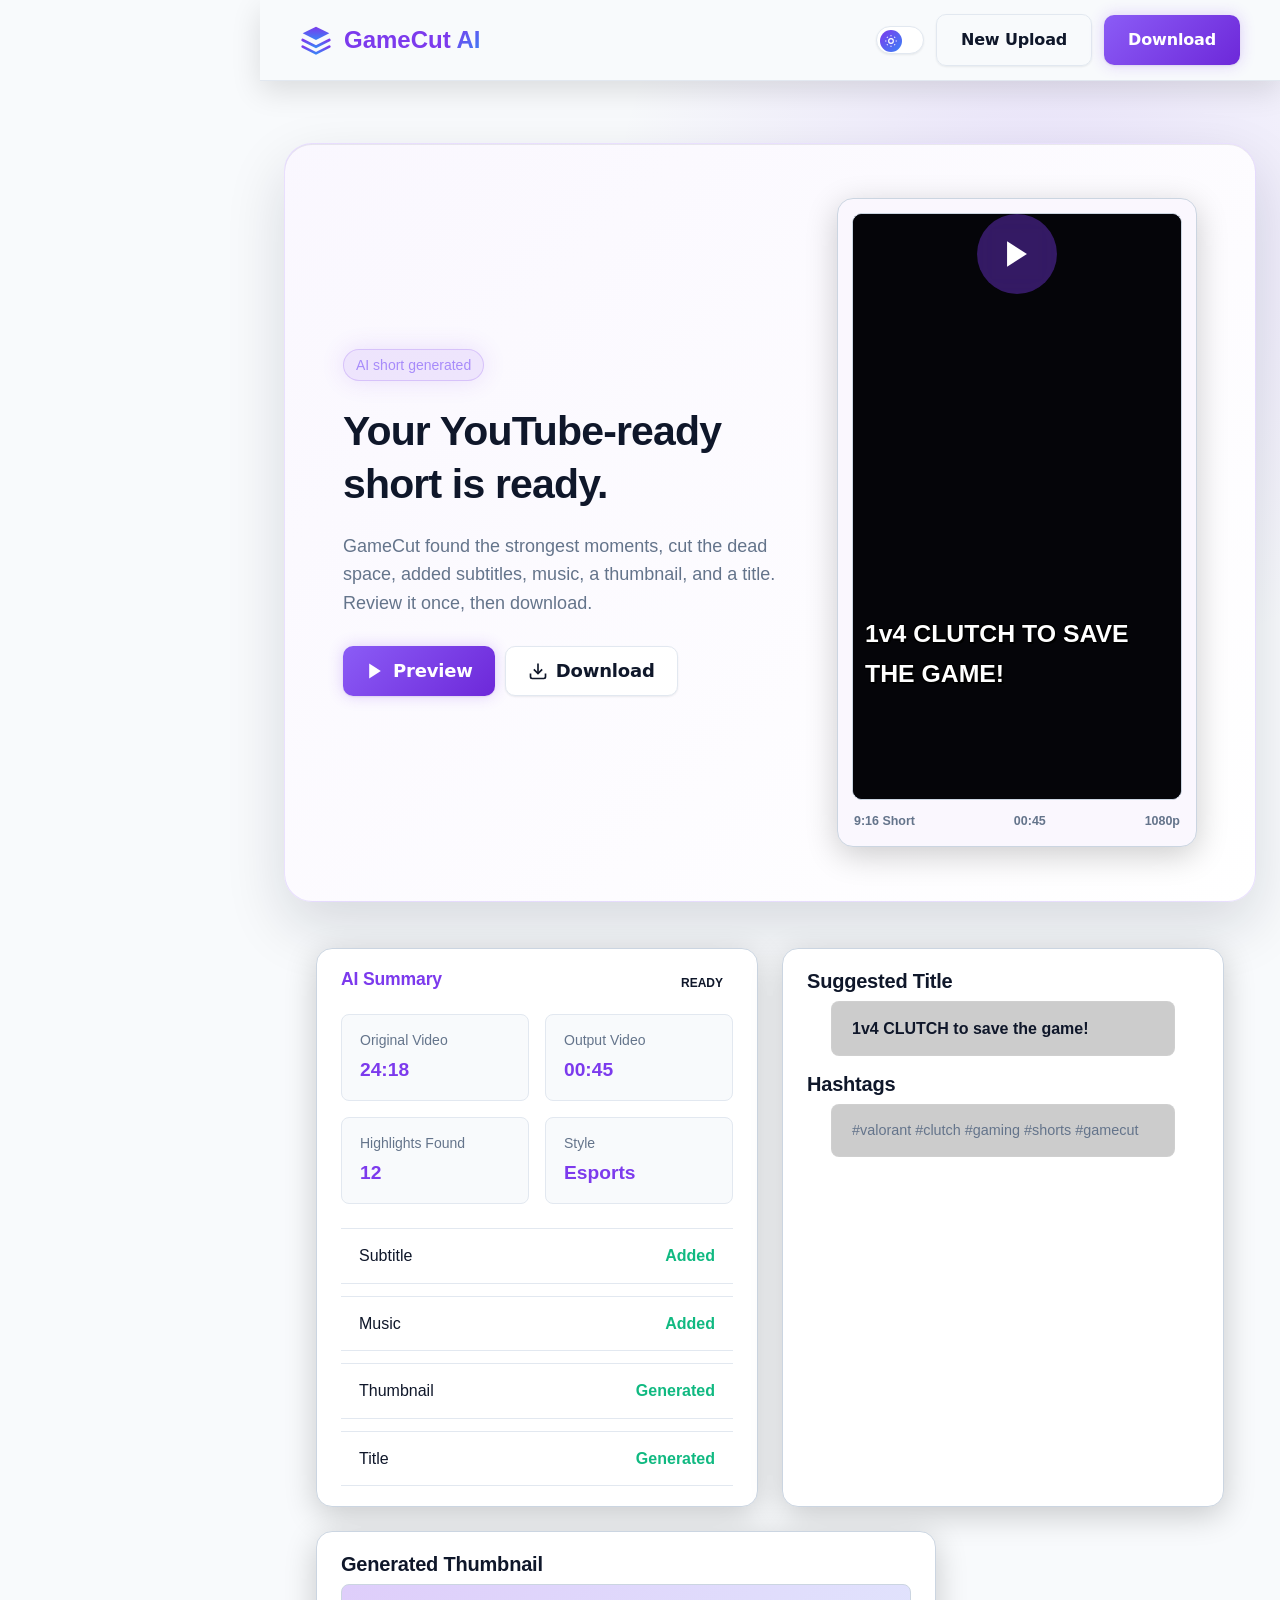
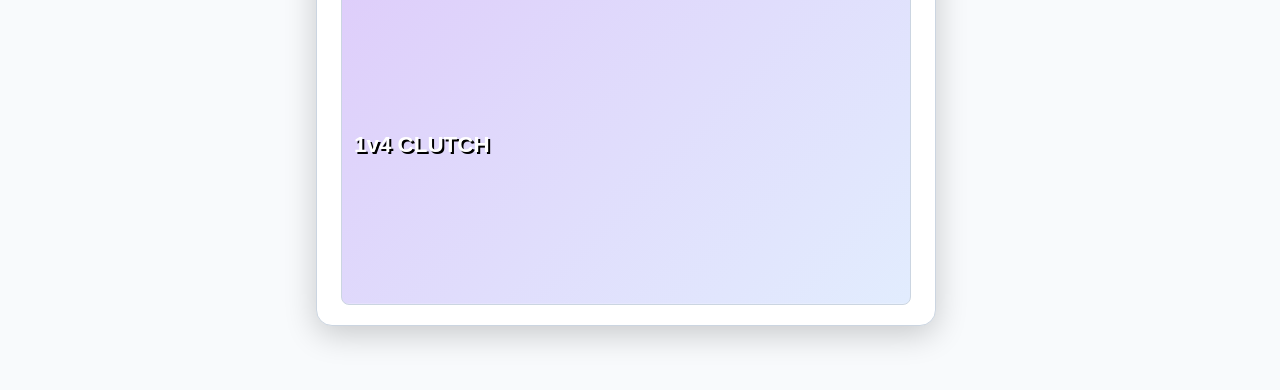
<file: GameCut-AI/preview.html>
<!DOCTYPE html>
<html lang="en">
<head>
    <meta charset="UTF-8">
    <meta name="viewport" content="width=device-width, initial-scale=1.0">
    <title>Your AI Short is Ready - GameCut AI</title>
    <script src="js/theme-init.js"></script>
    <link rel="stylesheet" href="css/style.css">
    <link rel="stylesheet" href="css/preview.css">
    <link rel="stylesheet" href="css/responsive.css">
</head>
<body>
    <nav class="navbar scrolled">
        <div class="container nav-container">
            <a href="index.html" class="logo">
                <svg width="32" height="32" viewBox="0 0 24 24" fill="none" xmlns="http://www.w3.org/2000/svg">
                    <path d="M12 2L2 7L12 12L22 7L12 2Z" fill="url(#paint0_linear_result)" />
                    <path d="M2 17L12 22L22 17" stroke="url(#paint1_linear_result)" stroke-width="2" stroke-linecap="round"/>
                    <path d="M2 12L12 17L22 12" stroke="url(#paint2_linear_result)" stroke-width="2" stroke-linecap="round"/>
                    <defs>
                        <linearGradient id="paint0_linear_result" x1="12" y1="2" x2="12" y2="12" gradientUnits="userSpaceOnUse"><stop stop-color="#7C3AED" /><stop offset="1" stop-color="#3B82F6" /></linearGradient>
                        <linearGradient id="paint1_linear_result" x1="12" y1="17" x2="12" y2="22" gradientUnits="userSpaceOnUse"><stop stop-color="#7C3AED" /><stop offset="1" stop-color="#3B82F6" /></linearGradient>
                        <linearGradient id="paint2_linear_result" x1="12" y1="12" x2="12" y2="17" gradientUnits="userSpaceOnUse"><stop stop-color="#7C3AED" /><stop offset="1" stop-color="#3B82F6" /></linearGradient>
                    </defs>
                </svg>
                <span>GameCut <span class="text-gradient">AI</span></span>
            </a>
            <div class="nav-actions">
                <a href="upload.html" class="btn btn-outline">New Upload</a>
                <button class="btn btn-primary" id="downloadBtn">Download</button>
            </div>
        </div>
    </nav>

    <main class="results-main">
        <section class="container results-hero">
            <div class="results-copy fade-in">
                <span class="badge">AI short generated</span>
                <h1>Your YouTube-ready short is ready.</h1>
                <p>GameCut found the strongest moments, cut the dead space, added subtitles, music, a thumbnail, and a title. Review it once, then download.</p>
                <div class="results-actions">
                    <button class="btn btn-primary btn-lg" id="previewBtn">
                        <svg width="20" height="20" viewBox="0 0 24 24" fill="currentColor"><polygon points="5 3 19 12 5 21 5 3"></polygon></svg>
                        Preview
                    </button>
                    <button class="btn btn-secondary btn-lg" id="downloadBtnHero">
                        <svg width="20" height="20" viewBox="0 0 24 24" fill="none" stroke="currentColor" stroke-width="2"><path d="M21 15v4a2 2 0 0 1-2 2H5a2 2 0 0 1-2-2v-4"></path><polyline points="7 10 12 15 17 10"></polyline><line x1="12" y1="15" x2="12" y2="3"></line></svg>
                        Download
                    </button>
                </div>
            </div>

            <div class="result-video-card fade-in" style="animation-delay: 0.1s;">
                <div class="short-frame" id="videoPreview">
                    <div class="short-art"></div>
                    <div class="subtitle-overlay">1v4 CLUTCH TO SAVE THE GAME!</div>
                    <button class="play-preview" aria-label="Preview generated short">
                        <svg width="34" height="34" viewBox="0 0 24 24" fill="currentColor"><polygon points="5 3 19 12 5 21 5 3"></polygon></svg>
                    </button>
                </div>
                <div class="video-meta-row">
                    <span>9:16 Short</span>
                    <span>00:45</span>
                    <span>1080p</span>
                </div>
            </div>
        </section>

        <section class="container results-grid">
            <div class="result-panel ai-summary">
                <div class="section-header-small">
                    <h3>AI Summary</h3>
                    <span class="status-done result-status">Ready</span>
                </div>
                <div class="summary-grid">
                    <div class="summary-item">
                        <span>Original Video</span>
                        <strong>24:18</strong>
                    </div>
                    <div class="summary-item">
                        <span>Output Video</span>
                        <strong>00:45</strong>
                    </div>
                    <div class="summary-item">
                        <span>Highlights Found</span>
                        <strong>12</strong>
                    </div>
                    <div class="summary-item">
                        <span>Style</span>
                        <strong>Esports</strong>
                    </div>
                </div>
                <ul class="result-checklist">
                    <li><span>Subtitle</span><strong>Added</strong></li>
                    <li><span>Music</span><strong>Added</strong></li>
                    <li><span>Thumbnail</span><strong>Generated</strong></li>
                    <li><span>Title</span><strong>Generated</strong></li>
                </ul>
            </div>

            <div class="result-panel">
                <h3>Suggested Title</h3>
                <div class="copy-box">1v4 CLUTCH to save the game!</div>
                <h3>Hashtags</h3>
                <div class="copy-box small">#valorant #clutch #gaming #shorts #gamecut</div>
            </div>

            <div class="result-panel thumbnail-panel">
                <h3>Generated Thumbnail</h3>
                <div class="thumbnail-preview">
                    <span>1v4 CLUTCH</span>
                </div>
            </div>
        </section>
    </main>

    <div class="toast" id="exportToast">
        <div class="toast-icon">
            <svg width="24" height="24" viewBox="0 0 24 24" fill="none" stroke="var(--success)" stroke-width="2"><polyline points="20 6 9 17 4 12"></polyline></svg>
        </div>
        <div class="toast-content">
            <h4>Download started</h4>
            <p>Your AI-generated short is being prepared.</p>
        </div>
        <button class="icon-btn" onclick="this.parentElement.classList.remove('show')">
            <svg width="16" height="16" viewBox="0 0 24 24" fill="none" stroke="currentColor" stroke-width="2"><line x1="18" y1="6" x2="6" y2="18"></line><line x1="6" y1="6" x2="18" y2="18"></line></svg>
        </button>
    </div>

    <script src="js/app.js"></script>
    <script src="js/storage-manager.js"></script>
    <script src="js/preview.js"></script>
</body>
</html>
</file>
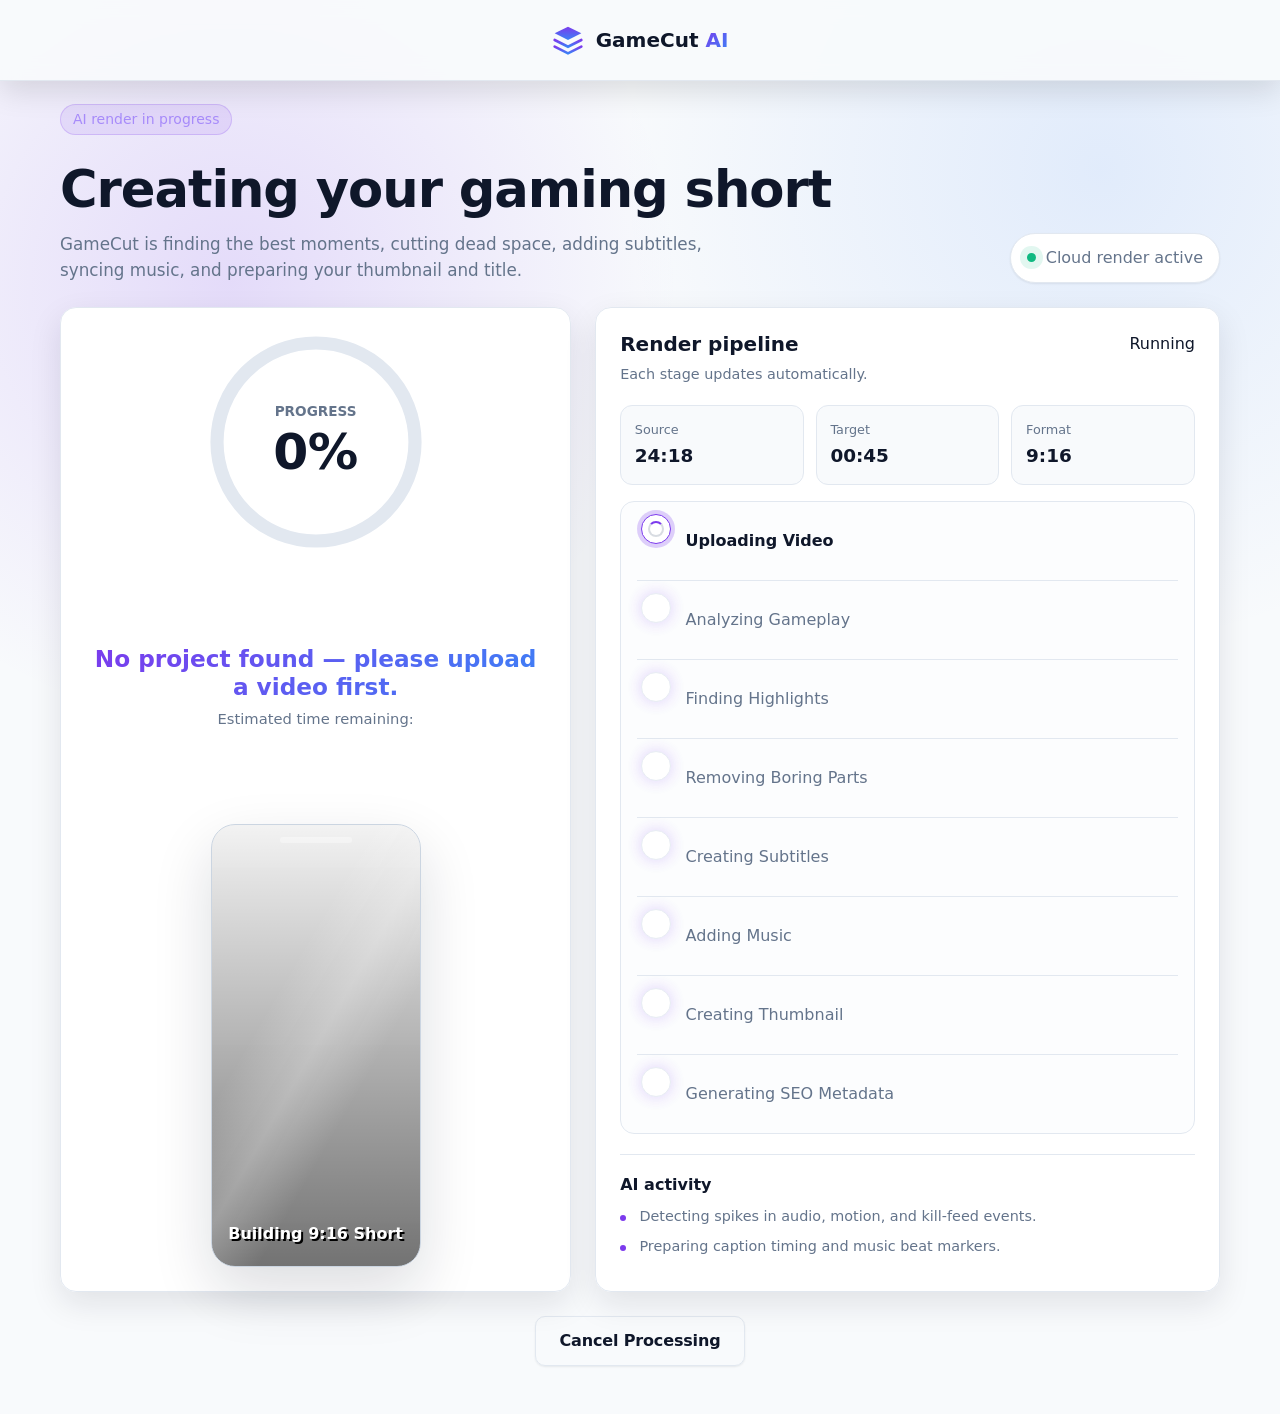
<file: GameCut-AI/processing.html>
<!DOCTYPE html>
<html lang="en">
<head>
    <meta charset="UTF-8">
    <meta name="viewport" content="width=device-width, initial-scale=1.0">
    <title>Processing - GameCut AI</title>
    <script src="js/theme-init.js"></script>
    <link rel="stylesheet" href="css/style.css">
    <link rel="stylesheet" href="css/processing.css">
    <link rel="stylesheet" href="css/responsive.css">
</head>
<body class="processing-body">
    <!-- Simple Navbar -->
    <nav class="navbar scrolled">
        <div class="container nav-container" style="justify-content: center;">
            <a href="index.html" class="logo">
                <svg width="32" height="32" viewBox="0 0 24 24" fill="none" xmlns="http://www.w3.org/2000/svg">
                    <path d="M12 2L2 7L12 12L22 7L12 2Z" fill="url(#paint0_linear_p)" />
                    <path d="M2 17L12 22L22 17" stroke="url(#paint1_linear_p)" stroke-width="2" stroke-linecap="round"/>
                    <path d="M2 12L12 17L22 12" stroke="url(#paint2_linear_p)" stroke-width="2" stroke-linecap="round"/>
                    <defs>
                        <linearGradient id="paint0_linear_p" x1="12" y1="2" x2="12" y2="12" gradientUnits="userSpaceOnUse"><stop stop-color="#7C3AED" /><stop offset="1" stop-color="#3B82F6" /></linearGradient>
                        <linearGradient id="paint1_linear_p" x1="12" y1="17" x2="12" y2="22" gradientUnits="userSpaceOnUse"><stop stop-color="#7C3AED" /><stop offset="1" stop-color="#3B82F6" /></linearGradient>
                        <linearGradient id="paint2_linear_p" x1="12" y1="12" x2="12" y2="17" gradientUnits="userSpaceOnUse"><stop stop-color="#7C3AED" /><stop offset="1" stop-color="#3B82F6" /></linearGradient>
                    </defs>
                </svg>
                <span>GameCut <span class="text-gradient">AI</span></span>
            </a>
        </div>
    </nav>

    <main class="processing-main">
        <div class="processing-container">
            <section class="processing-hero">
                <div>
                    <span class="badge">AI render in progress</span>
                    <h1>Creating your gaming short</h1>
                    <p>GameCut is finding the best moments, cutting dead space, adding subtitles, syncing music, and preparing your thumbnail and title.</p>
                </div>
                <div class="render-chip">
                    <span class="live-dot"></span>
                    Cloud render active
                </div>
            </section>

            <div class="processing-grid">
                <section class="render-card progress-card">
                    <div class="progress-circle-wrapper">
                        <svg class="progress-circle" width="220" height="220" viewBox="0 0 200 200">
                            <circle class="circle-bg" cx="100" cy="100" r="90" fill="none" stroke-width="12"></circle>
                            <circle class="circle-progress" cx="100" cy="100" r="90" fill="none" stroke-width="12" id="progressCircle"></circle>
                        </svg>
                        <div class="progress-text">
                            <span>Progress</span>
                            <h2 id="progressPercent">0%</h2>
                        </div>
                    </div>

                    <div class="status-container">
                        <h3 id="currentStepText" class="text-gradient">Uploading...</h3>
                        <p id="estimatedTime">Estimated time remaining: <span>Calculations...</span></p>
                    </div>

                    <div class="render-preview">
                        <div class="preview-phone">
                            <div class="preview-shimmer"></div>
                            <span>Building 9:16 Short</span>
                        </div>
                    </div>
                </section>

                <section class="render-card">
                    <div class="render-card-header">
                        <div>
                            <h3>Render pipeline</h3>
                            <p>Each stage updates automatically.</p>
                        </div>
                        <span class="status-processing project-status">Running</span>
                    </div>

                    <div class="render-metrics">
                        <div><span>Source</span><strong>24:18</strong></div>
                        <div><span>Target</span><strong>00:45</strong></div>
                        <div><span>Format</span><strong>9:16</strong></div>
                    </div>

                    <div class="steps-list">
                        <div class="step-item active" id="step-1">
                            <div class="step-icon">
                                <div class="spinner"></div>
                                <svg class="check-icon hidden" width="16" height="16" viewBox="0 0 24 24" fill="none" stroke="currentColor" stroke-width="3"><polyline points="20 6 9 17 4 12"></polyline></svg>
                            </div>
                            <span>Uploading Video</span>
                        </div>
                        
                        <div class="step-item pending" id="step-2">
                            <div class="step-icon">
                                <div class="spinner hidden"></div>
                                <svg class="check-icon hidden" width="16" height="16" viewBox="0 0 24 24" fill="none" stroke="currentColor" stroke-width="3"><polyline points="20 6 9 17 4 12"></polyline></svg>
                            </div>
                            <span>Analyzing Gameplay</span>
                        </div>

                        <div class="step-item pending" id="step-3">
                            <div class="step-icon">
                                <div class="spinner hidden"></div>
                                <svg class="check-icon hidden" width="16" height="16" viewBox="0 0 24 24" fill="none" stroke="currentColor" stroke-width="3"><polyline points="20 6 9 17 4 12"></polyline></svg>
                            </div>
                            <span>Finding Highlights</span>
                        </div>

                        <div class="step-item pending" id="step-4">
                            <div class="step-icon">
                                <div class="spinner hidden"></div>
                                <svg class="check-icon hidden" width="16" height="16" viewBox="0 0 24 24" fill="none" stroke="currentColor" stroke-width="3"><polyline points="20 6 9 17 4 12"></polyline></svg>
                            </div>
                            <span>Removing Boring Parts</span>
                        </div>

                        <div class="step-item pending" id="step-5">
                            <div class="step-icon">
                                <div class="spinner hidden"></div>
                                <svg class="check-icon hidden" width="16" height="16" viewBox="0 0 24 24" fill="none" stroke="currentColor" stroke-width="3"><polyline points="20 6 9 17 4 12"></polyline></svg>
                            </div>
                            <span>Creating Subtitles</span>
                        </div>

                        <div class="step-item pending" id="step-6">
                            <div class="step-icon">
                                <div class="spinner hidden"></div>
                                <svg class="check-icon hidden" width="16" height="16" viewBox="0 0 24 24" fill="none" stroke="currentColor" stroke-width="3"><polyline points="20 6 9 17 4 12"></polyline></svg>
                            </div>
                            <span>Adding Music</span>
                        </div>

                        <div class="step-item pending" id="step-7">
                            <div class="step-icon">
                                <div class="spinner hidden"></div>
                                <svg class="check-icon hidden" width="16" height="16" viewBox="0 0 24 24" fill="none" stroke="currentColor" stroke-width="3"><polyline points="20 6 9 17 4 12"></polyline></svg>
                            </div>
                            <span>Creating Thumbnail</span>
                        </div>

                        <div class="step-item pending" id="step-8">
                            <div class="step-icon">
                                <div class="spinner hidden"></div>
                                <svg class="check-icon hidden" width="16" height="16" viewBox="0 0 24 24" fill="none" stroke="currentColor" stroke-width="3"><polyline points="20 6 9 17 4 12"></polyline></svg>
                            </div>
                            <span>Generating SEO Metadata</span>
                        </div>
                    </div>

                    <div class="activity-feed">
                        <h4>AI activity</h4>
                        <p>Detecting spikes in audio, motion, and kill-feed events.</p>
                        <p>Preparing caption timing and music beat markers.</p>
                    </div>
                </section>
            </div>

            <div class="processing-actions">
                <a href="upload.html" class="btn btn-outline text-muted">Cancel Processing</a>
            </div>
        </div>
    </main>

    <script src="js/app.js"></script>
    <script src="js/storage-manager.js"></script>
    <script src="js/processing.js"></script>
</body>
</html>
</file>
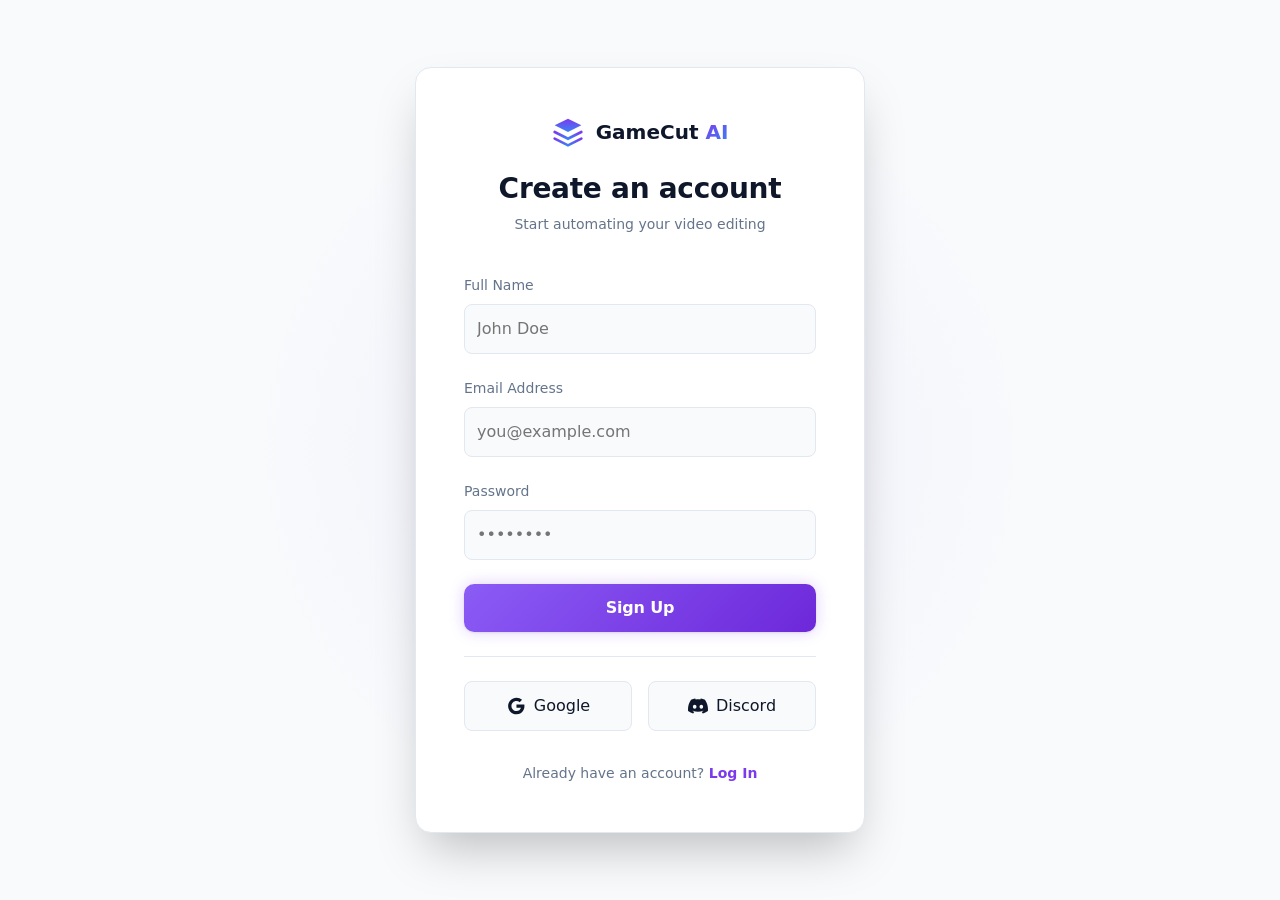
<file: GameCut-AI/signup.html>
<!DOCTYPE html>
<html lang="en">
<head>
    <meta charset="UTF-8">
    <meta name="viewport" content="width=device-width, initial-scale=1.0">
    <title>Sign Up - GameCut AI</title>
    <script src="js/theme-init.js"></script>
    <link rel="stylesheet" href="css/style.css">
    <link rel="stylesheet" href="css/responsive.css">
    <style>
        .auth-body {
            display: flex;
            align-items: center;
            justify-content: center;
            min-height: 100vh;
            background-color: var(--background);
            background-image: radial-gradient(circle at center, rgba(124, 58, 237, 0.05) 0%, transparent 50%);
            padding: 2rem;
        }

        .auth-card {
            background: var(--card);
            border: 1px solid var(--border);
            border-radius: 16px;
            padding: 3rem;
            width: 100%;
            max-width: 450px;
            box-shadow: 0 25px 50px -12px rgba(0, 0, 0, 0.25);
        }

        .auth-header {
            text-align: center;
            margin-bottom: 2.5rem;
        }

        .auth-header .logo {
            justify-content: center;
            margin-bottom: 1.5rem;
        }

        .auth-header h2 {
            font-size: 1.75rem;
            margin-bottom: 0.5rem;
        }

        .auth-header p {
            color: var(--text-muted);
            font-size: 0.875rem;
        }

        .auth-form .form-group {
            margin-bottom: 1.5rem;
        }

        .auth-form label {
            display: block;
            margin-bottom: 0.5rem;
            font-size: 0.875rem;
            font-weight: 500;
            color: var(--text-muted);
        }

        .auth-footer {
            margin-top: 2rem;
            text-align: center;
            font-size: 0.875rem;
            color: var(--text-muted);
        }

        .auth-footer a {
            color: var(--primary);
            font-weight: 600;
        }

        .auth-footer a:hover {
            text-decoration: underline;
        }

        .social-login {
            display: flex;
            gap: 1rem;
            margin-top: 1.5rem;
            padding-top: 1.5rem;
            border-top: 1px solid var(--border);
        }

        .btn-social {
            flex: 1;
            background: var(--background);
            border: 1px solid var(--border);
            color: var(--text);
            display: flex;
            align-items: center;
            justify-content: center;
            gap: 0.5rem;
            padding: 0.75rem;
            border-radius: 8px;
            font-weight: 500;
            cursor: pointer;
            transition: var(--transition);
        }

        .btn-social:hover {
            background: rgba(255, 255, 255, 0.05);
            border-color: var(--border-light);
        }
    </style>
</head>
<body class="auth-body">
    <div class="auth-card fade-in">
        <div class="auth-header">
            <a href="index.html" class="logo">
                <svg width="32" height="32" viewBox="0 0 24 24" fill="none" xmlns="http://www.w3.org/2000/svg">
                    <path d="M12 2L2 7L12 12L22 7L12 2Z" fill="url(#paint0)" />
                    <path d="M2 17L12 22L22 17" stroke="url(#paint1)" stroke-width="2" stroke-linecap="round"/>
                    <path d="M2 12L12 17L22 12" stroke="url(#paint2)" stroke-width="2" stroke-linecap="round"/>
                    <defs>
                        <linearGradient id="paint0" x1="12" y1="2" x2="12" y2="12" gradientUnits="userSpaceOnUse"><stop stop-color="#7C3AED" /><stop offset="1" stop-color="#3B82F6" /></linearGradient>
                        <linearGradient id="paint1" x1="12" y1="17" x2="12" y2="22" gradientUnits="userSpaceOnUse"><stop stop-color="#7C3AED" /><stop offset="1" stop-color="#3B82F6" /></linearGradient>
                        <linearGradient id="paint2" x1="12" y1="12" x2="12" y2="17" gradientUnits="userSpaceOnUse"><stop stop-color="#7C3AED" /><stop offset="1" stop-color="#3B82F6" /></linearGradient>
                    </defs>
                </svg>
                <span>GameCut <span class="text-gradient">AI</span></span>
            </a>
            <h2>Create an account</h2>
            <p>Start automating your video editing</p>
        </div>

        <form class="auth-form" action="register.php" method="POST">
            <div class="form-group">
                <label for="name">Full Name</label>
                <input type="text" id="name" name="name" placeholder="John Doe" required>
            </div>

            <div class="form-group">
                <label for="email">Email Address</label>
                <input type="email" id="email" name="email" placeholder="you@example.com" required>
            </div>
            
            <div class="form-group">
                <label for="password">Password</label>
                <input type="password" id="password" name="password" placeholder="••••••••" required>
                <input type="hidden" name="confirm_password" id="confirm_password">
            </div>

            <button type="submit" class="btn btn-primary w-100">Sign Up</button>
        </form>

        <div class="social-login">
            <button class="btn-social">
                <svg width="20" height="20" viewBox="0 0 24 24" fill="currentColor"><path d="M12.545,10.239v3.821h5.445c-0.712,2.315-2.647,3.972-5.445,3.972c-3.332,0-6.033-2.701-6.033-6.032s2.701-6.032,6.033-6.032c1.498,0,2.866,0.549,3.921,1.453l2.814-2.814C17.503,2.988,15.139,2,12.545,2C7.021,2,2.543,6.477,2.543,12s4.478,10,10.002,10c8.396,0,10.249-7.85,9.426-11.748L12.545,10.239z"/></svg>
                Google
            </button>
            <button class="btn-social">
                <svg width="20" height="20" viewBox="0 0 24 24" fill="currentColor"><path d="M20.317 4.3698a19.7913 19.7913 0 00-4.8851-1.5152.0741.0741 0 00-.0785.0371c-.211.3753-.4447.8648-.6083 1.2495-1.8447-.2762-3.68-.2762-5.4868 0-.1636-.3933-.4058-.8742-.6177-1.2495a.077.077 0 00-.0785-.037 19.7363 19.7363 0 00-4.8852 1.515.0699.0699 0 00-.0321.0277C.5334 9.0458-.319 13.5799.0992 18.0578a.0824.0824 0 00.0312.0561c2.0528 1.5076 4.0413 2.4228 5.9929 3.0294a.0777.0777 0 00.0842-.0276c.4616-.6304.8731-1.2952 1.226-1.9942a.076.076 0 00-.0416-.1057c-.6528-.2476-1.2743-.5495-1.8722-.8923a.077.077 0 01-.0076-.1277c.1258-.0943.2517-.1923.3718-.2914a.0743.0743 0 01.0776-.0105c3.9278 1.7933 8.18 1.7933 12.0614 0a.0739.0739 0 01.0785.0095c.1202.099.246.1981.3728.2924a.077.077 0 01-.0066.1276 12.2986 12.2986 0 01-1.873.8914.0766.0766 0 00-.0407.1067c.3604.698.7719 1.3628 1.225 1.9932a.076.076 0 00.0842.0286c1.961-.6067 3.9495-1.5219 6.0023-3.0294a.077.077 0 00.0313-.0552c.5004-5.177-.8382-9.6739-3.5485-13.6604a.061.061 0 00-.0312-.0286zM8.02 15.3312c-1.1825 0-2.1569-1.0857-2.1569-2.419 0-1.3332.9555-2.4189 2.157-2.4189 1.2108 0 2.1757 1.0952 2.1568 2.419 0 1.3332-.9555 2.4189-2.1569 2.4189zm7.9748 0c-1.1825 0-2.1569-1.0857-2.1569-2.419 0-1.3332.9554-2.4189 2.1569-2.4189 1.2108 0 2.1757 1.0952 2.1568 2.419 0 1.3332-.946 2.4189-2.1568 2.4189Z"/></svg>
                Discord
            </button>
        </div>

        <div class="auth-footer">
            Already have an account? <a href="login.php">Log In</a>
        </div>
    </div>
<script>
    document.querySelector('.auth-form').addEventListener('submit', function () {
        document.getElementById('confirm_password').value = document.getElementById('password').value;
    });
</script>
<script src="js/app.js"></script>
</body>
</html>
</file>
<file: GameCut-AI/css/style.css>
:root {
    /* Brand Colors */
    --primary: #7C3AED;
    --primary-glow: rgba(124, 58, 237, 0.5);
    --secondary: #3B82F6;
    --secondary-glow: rgba(59, 130, 246, 0.5);

    /* Backgrounds */
    --background: #09090B;
    --card: #18181B;
    --card-hover: #27272A;

    /* Text */
    --text: #ffffff;
    --text-muted: #A1A1AA;

    /* UI Elements */
    --border: #27272A;
    --border-light: #3F3F46;

    /* Status */
    --success: #10B981;
    --warning: #F59E0B;
    --error: #EF4444;

    /* Fonts */
    --font-sans: system-ui, -apple-system, Segoe UI, Roboto, Arial, sans-serif;
    --shadow-sm: 0 1px 2px rgba(0, 0, 0, 0.08);
    --shadow-md: 0 12px 32px rgba(0, 0, 0, 0.18);
    --shadow-lg: 0 24px 60px rgba(0, 0, 0, 0.28);

    /* Transitions */
    --transition: 0.3s cubic-bezier(0.4, 0, 0.2, 1);
}

html[data-theme="light"] {
    --background: #F8FAFC;
    --card: #FFFFFF;
    --card-hover: #F1F5F9;
    --text: #0F172A;
    --text-muted: #64748B;
    --border: #E2E8F0;
    --border-light: #CBD5E1;
    --primary-glow: rgba(124, 58, 237, 0.24);
    --secondary-glow: rgba(59, 130, 246, 0.22);
    --shadow-sm: 0 1px 2px rgba(15, 23, 42, 0.08);
    --shadow-md: 0 12px 32px rgba(15, 23, 42, 0.10);
    --shadow-lg: 0 24px 60px rgba(15, 23, 42, 0.14);
}

html {
    background: var(--background);
    color-scheme: dark;
}

html[data-theme="light"] {
    color-scheme: light;
}

* {
    margin: 0;
    padding: 0;
    box-sizing: border-box;
}

html.theme-ready *,
html.theme-ready *::before,
html.theme-ready *::after,
*,
*::before,
*::after {
    transition-property: background-color, border-color, color, box-shadow, transform, opacity;
    transition-duration: 180ms;
    transition-timing-function: ease;
}

body {
    font-family: var(--font-sans);
    background:
        radial-gradient(circle at top left, rgba(124, 58, 237, 0.11), transparent 32rem),
        radial-gradient(circle at top right, rgba(59, 130, 246, 0.08), transparent 34rem),
        var(--background);
    color: var(--text);
    line-height: 1.5;
    overflow-x: hidden;
    min-width: 320px;
}

a {
    text-decoration: none;
    color: inherit;
    transition: var(--transition);
}

input,
textarea,
select,
button {
    font: inherit;
}

input,
textarea,
select {
    min-width: 0;
}

input:not([type="checkbox"]):not([type="radio"]),
textarea,
select {
    width: 100%;
    padding: 0.75rem;
    border-radius: 8px;
    border: 1px solid var(--border);
    background: var(--background);
    color: var(--text);
    outline: none;
    transition: var(--transition);
}

input:not([type="checkbox"]):not([type="radio"]):focus,
textarea:focus,
select:focus {
    border-color: var(--primary);
    box-shadow: 0 0 0 3px rgba(124, 58, 237, 0.15);
}

ul {
    list-style: none;
}

img,
svg {
    max-width: 100%;
    display: block;
}

/* Utilities */
.container {
    width: 100%;
    max-width: 1200px;
    margin: 0 auto;
    padding: 0 2rem;
}

.section-padding {
    padding: 6rem 0;
}

.text-center {
    text-align: center;
}

.w-100 {
    width: 100%;
}

.bg-card {
    background-color: var(--card);
}

/* Typography */
h1,
h2,
h3,
h4,
h5,
h6 {
    font-weight: 700;
    line-height: 1.2;
}

h1 {
    font-size: 3.5rem;
    letter-spacing: -0.02em;
}

h2 {
    font-size: 2.5rem;
    letter-spacing: -0.01em;
    margin-bottom: 1rem;
}

h3 {
    font-size: 1.25rem;
    margin-bottom: 0.5rem;
}

p {
    color: var(--text-muted);
}

/* Buttons */
.btn {
    display: inline-flex;
    align-items: center;
    justify-content: center;
    padding: 0.75rem 1.5rem;
    border-radius: 0.5rem;
    font-weight: 600;
    cursor: pointer;
    transition: var(--transition);
    border: none;
    font-family: var(--font-sans);
    font-size: 1rem;
    gap: 0.5rem;
    text-align: center;
    min-height: 44px;
    white-space: normal;
    box-shadow: var(--shadow-sm);
}

.btn-lg {
    padding: 1rem 2rem;
    font-size: 1.125rem;
}

.btn-primary {
    background: var(--primary);
    color: white;
    box-shadow: 0 0 15px var(--primary-glow), var(--shadow-sm);
}

.btn-primary:hover {
    background: #6D28D9;
    box-shadow: 0 0 25px var(--primary-glow);
    transform: translateY(-2px);
}

.btn-secondary {
    background: var(--card);
    color: var(--text);
    border: 1px solid var(--border);
}

.btn-secondary:hover {
    background: var(--card-hover);
    border-color: var(--border-light);
    transform: translateY(-2px);
}

.btn-outline {
    background: transparent;
    color: var(--text);
    border: 1px solid var(--border);
}

.btn-outline:hover {
    background: rgba(255, 255, 255, 0.05);
    border-color: var(--text-muted);
}

/* Gradient Text */
.text-gradient {
    background: linear-gradient(135deg, var(--primary), var(--secondary));
    -webkit-background-clip: text;
    -webkit-text-fill-color: transparent;
    background-clip: text;
}

/* Badges */
.badge {
    display: inline-block;
    padding: 0.25rem 0.75rem;
    border-radius: 9999px;
    font-size: 0.875rem;
    font-weight: 500;
    background: rgba(124, 58, 237, 0.1);
    color: #A78BFA;
    border: 1px solid rgba(124, 58, 237, 0.2);
    margin-bottom: 1.5rem;
}

/* Animations */
.fade-in {
    opacity: 0;
    animation: fadeIn 0.8s ease forwards;
}

@keyframes fadeIn {
    from {
        opacity: 0;
        transform: translateY(20px);
    }

    to {
        opacity: 1;
        transform: translateY(0);
    }
}

@keyframes float {
    0% {
        transform: translateY(0px);
    }

    50% {
        transform: translateY(-10px);
    }

    100% {
        transform: translateY(0px);
    }
}

/* Navbar */
.navbar {
    position: fixed;
    top: 0;
    left: 0;
    right: 0;
    z-index: 100;
    background: color-mix(in srgb, var(--background) 82%, transparent);
    backdrop-filter: blur(10px);
    border-bottom: 1px solid rgba(255, 255, 255, 0.05);
    transition: var(--transition);
}

.navbar.scrolled {
    background: color-mix(in srgb, var(--background) 94%, transparent);
    border-bottom: 1px solid var(--border);
}

.nav-container {
    display: flex;
    justify-content: space-between;
    align-items: center;
    height: 80px;
    gap: 1rem;
}

.logo {
    display: flex;
    align-items: center;
    gap: 0.75rem;
    font-weight: 700;
    font-size: 1.25rem;
}

.nav-links {
    display: flex;
    gap: 2rem;
}

.nav-links a {
    color: var(--text-muted);
    font-weight: 500;
}

.nav-links a:hover {
    color: var(--text);
}

.nav-actions {
    display: flex;
    gap: 1rem;
    align-items: center;
    position: relative;
}

.nav-actions .profile-dropdown {
    display: flex;
    align-items: center;
    gap: 0.75rem;
    cursor: pointer;
    position: relative;
}

.nav-actions .avatar img {
    width: 36px;
    height: 36px;
    border-radius: 50%;
    border: 2px solid var(--border);
}

.mobile-menu-btn {
    display: none;
    background: none;
    border: none;
    color: var(--text);
    cursor: pointer;
}

.mobile-menu {
    display: none;
}

/* Theme Toggle */
.theme-toggle {
    width: 48px;
    height: 28px;
    border: 1px solid var(--border);
    border-radius: 999px;
    background: var(--card);
    color: var(--text);
    cursor: pointer;
    padding: 2px;
    box-shadow: var(--shadow-sm);
}

.theme-toggle-track {
    display: block;
    width: 100%;
    height: 100%;
    position: relative;
}

.theme-toggle-thumb {
    position: absolute;
    top: 1px;
    left: 1px;
    width: 22px;
    height: 22px;
    border-radius: 50%;
    background: linear-gradient(135deg, var(--primary), var(--secondary));
    color: #fff;
    display: grid;
    place-items: center;
    overflow: hidden;
    transform: translateX(20px);
}

html[data-theme="light"] .theme-toggle-thumb {
    transform: translateX(0);
}

.theme-toggle svg {
    position: absolute;
    width: 14px;
    height: 14px;
}

.theme-toggle svg:first-child {
    opacity: 0;
}

html[data-theme="light"] .theme-toggle svg:first-child {
    opacity: 1;
}

html[data-theme="light"] .theme-toggle svg:last-child {
    opacity: 0;
}

/* Command Palette */
.command-palette {
    position: fixed;
    inset: 0;
    z-index: 2000;
    display: none;
    place-items: start center;
    padding-top: 10vh;
    background: rgba(0, 0, 0, 0.44);
    backdrop-filter: blur(8px);
}

.command-palette.open {
    display: grid;
}

.command-dialog {
    width: min(620px, calc(100vw - 2rem));
    background: var(--card);
    border: 1px solid var(--border);
    border-radius: 14px;
    box-shadow: var(--shadow-lg);
    overflow: hidden;
}

.command-input-wrap {
    display: flex;
    align-items: center;
    gap: 0.75rem;
    padding: 1rem;
    border-bottom: 1px solid var(--border);
}

.command-input-wrap svg {
    width: 20px;
    height: 20px;
    color: var(--text-muted);
}

.command-input-wrap input {
    border: none !important;
    box-shadow: none !important;
    padding: 0 !important;
    background: transparent !important;
}

.command-list {
    padding: 0.5rem;
}

.command-list a,
.command-list button {
    width: 100%;
    min-height: 46px;
    display: flex;
    align-items: center;
    justify-content: space-between;
    gap: 1rem;
    padding: 0.75rem;
    color: var(--text);
    background: transparent;
    border: none;
    border-radius: 8px;
    cursor: pointer;
    text-align: left;
}

.command-list a:hover,
.command-list button:hover {
    background: var(--card-hover);
}

kbd {
    padding: 0.15rem 0.45rem;
    border: 1px solid var(--border);
    border-radius: 6px;
    color: var(--text-muted);
    background: var(--background);
    font-size: 0.75rem;
}

/* Toast notifications */
.toast-stack {
    position: fixed;
    right: 1.25rem;
    bottom: 1.25rem;
    z-index: 2100;
    display: grid;
    gap: 0.75rem;
    width: min(360px, calc(100vw - 2rem));
}

.app-toast {
    background: var(--card);
    color: var(--text);
    border: 1px solid var(--border);
    border-radius: 12px;
    box-shadow: var(--shadow-lg);
    padding: 1rem;
    transform: translateY(16px);
    opacity: 0;
}

.app-toast.show {
    transform: translateY(0);
    opacity: 1;
}

.app-toast span {
    display: block;
    color: var(--text-muted);
    margin-top: 0.25rem;
    font-size: 0.875rem;
}

/* Profile dropdown (injected by app.js) */
.profile-dropdown {
    position: relative;
    display: flex;
    align-items: center;
    gap: 0.75rem;
    cursor: pointer;
}

.profile-dropdown .avatar {
    width: 36px;
    height: 36px;
    border-radius: 50%;
    overflow: hidden;
    border: 2px solid var(--border);
    flex-shrink: 0;
}

.profile-dropdown .avatar img {
    width: 100%;
    height: 100%;
    object-fit: cover;
}

.profile-menu {
    position: absolute;
    top: calc(100% + 8px);
    right: 0;
    background: var(--card);
    border: 1px solid var(--border);
    border-radius: 12px;
    box-shadow: var(--shadow-lg);
    min-width: 180px;
    padding: 0.5rem;
    opacity: 0;
    visibility: hidden;
    transform: translateY(-4px);
    transition: var(--transition);
    z-index: 50;
}

.profile-dropdown.open .profile-menu {
    opacity: 1;
    visibility: visible;
    transform: translateY(0);
}

.profile-menu a {
    display: block;
    padding: 0.65rem 0.85rem;
    border-radius: 8px;
    color: var(--text-muted);
    font-weight: 500;
}

.profile-menu a:hover {
    background: var(--card-hover);
    color: var(--text);
}

/* Skeleton loading */
.skeleton {
    position: relative;
    overflow: hidden;
    background: var(--card-hover);
    border-radius: 8px;
}

.skeleton::after {
    content: "";
    position: absolute;
    inset: 0;
    transform: translateX(-100%);
    background: linear-gradient(90deg, transparent, rgba(255, 255, 255, 0.16), transparent);
    animation: skeletonSweep 1.5s infinite;
}

@keyframes skeletonSweep {
    to {
        transform: translateX(100%);
    }
}

.empty-state {
    display: grid;
    place-items: center;
    gap: 0.75rem;
    padding: 2rem;
    text-align: center;
    border: 1px dashed var(--border-light);
    border-radius: 12px;
    background: color-mix(in srgb, var(--card) 70%, transparent);
}

/* Hero Section */
.hero {
    position: relative;
    padding-top: 160px;
    padding-bottom: 100px;
    overflow: hidden;
}

.hero-bg {
    position: absolute;
    top: 0;
    left: 0;
    width: 100%;
    height: 100%;
    z-index: -1;
}

.glow-circle {
    position: absolute;
    border-radius: 50%;
    filter: blur(100px);
    opacity: 0.3;
}

.circle-1 {
    width: 400px;
    height: 400px;
    background: var(--primary);
    top: -100px;
    left: -100px;
    animation: float 10s ease-in-out infinite;
}

.circle-2 {
    width: 500px;
    height: 500px;
    background: var(--secondary);
    bottom: -200px;
    right: -100px;
    animation: float 12s ease-in-out infinite reverse;
}

.hero-container {
    display: grid;
    grid-template-columns: 1fr 1fr;
    gap: 4rem;
    align-items: center;
}

.hero-subtitle {
    font-size: 1.125rem;
    margin: 1.5rem 0 2.5rem;
}

.hero-buttons {
    display: flex;
    gap: 1rem;
}

/* Dashboard Mockup */
.dashboard-mockup {
    background: var(--card);
    border: 1px solid var(--border);
    border-radius: 12px;
    overflow: hidden;
    box-shadow: 0 25px 50px -12px rgba(0, 0, 0, 0.5);
    transform: perspective(1000px) rotateY(-5deg) rotateX(5deg);
    transition: var(--transition);
}

.dashboard-mockup:hover {
    transform: perspective(1000px) rotateY(0deg) rotateX(0deg);
    box-shadow: 0 0 40px rgba(124, 58, 237, 0.2);
}

.mockup-header {
    background: #1F1F22;
    padding: 0.75rem 1rem;
    display: flex;
    align-items: center;
    border-bottom: 1px solid var(--border);
}

.mockup-header .dots {
    display: flex;
    gap: 6px;
}

.mockup-header .dots span {
    width: 10px;
    height: 10px;
    border-radius: 50%;
    background: var(--border-light);
}

.mockup-header .dots span:nth-child(1) {
    background: #FF5F56;
}

.mockup-header .dots span:nth-child(2) {
    background: #FFBD2E;
}

.mockup-header .dots span:nth-child(3) {
    background: #27C93F;
}

.mockup-title {
    margin-left: auto;
    margin-right: auto;
    font-size: 0.75rem;
    color: var(--text-muted);
}

.mockup-body {
    display: flex;
    min-height: 220px;
    height: clamp(220px, 34vw, 300px);
}

.mockup-sidebar {
    width: 60px;
    border-right: 1px solid var(--border);
    background: #121214;
}

.mockup-main {
    flex: 1;
    display: flex;
    flex-direction: column;
    padding: 1rem;
    gap: 1rem;
}

.mockup-video-area {
    flex: 1;
    background: #000;
    border-radius: 8px;
    display: flex;
    align-items: center;
    justify-content: center;
    border: 1px solid var(--border);
}

.play-icon {
    width: 40px;
    height: 40px;
    border-radius: 50%;
    background: rgba(255, 255, 255, 0.2);
    display: flex;
    align-items: center;
    justify-content: center;
    color: white;
}

.mockup-timeline {
    height: 60px;
    background: #121214;
    border-radius: 6px;
    border: 1px solid var(--border);
    padding: 0.5rem;
    display: flex;
    flex-direction: column;
    gap: 4px;
}

.track {
    height: 20px;
    background: #1F1F22;
    border-radius: 3px;
    position: relative;
    display: flex;
    gap: 2px;
}

.clip {
    height: 100%;
    border-radius: 2px;
}

.clip-1 {
    width: 30%;
    background: var(--primary);
}

.clip-2 {
    width: 20%;
    background: var(--secondary);
    margin-left: 10%;
}

.clip-3 {
    width: 25%;
    background: var(--success);
    margin-left: 5%;
}

.track.audio {
    opacity: 0.5;
}

.wave {
    width: 100%;
    height: 100%;
    background: repeating-linear-gradient(90deg, transparent, transparent 2px, var(--secondary) 2px, var(--secondary) 4px);
}

/* Trusted By */
.trusted-by {
    padding: 2rem 0;
    border-top: 1px solid var(--border);
    border-bottom: 1px solid var(--border);
    background: rgba(255, 255, 255, 0.01);
}

.section-label {
    text-align: center;
    font-size: 0.875rem;
    text-transform: uppercase;
    letter-spacing: 0.1em;
    margin-bottom: 1.5rem;
}

.logo-grid {
    display: flex;
    justify-content: center;
    gap: 4rem;
    flex-wrap: wrap;
    opacity: 0.5;
    filter: grayscale(100%);
    transition: var(--transition);
}

.logo-grid:hover {
    opacity: 0.8;
}

.game-logo {
    font-weight: 800;
    font-size: 1.5rem;
    font-style: italic;
}

/* Trust Bar */
.trust-bar {
    padding: 1.5rem 0;
    border-top: 1px solid var(--border);
    border-bottom: 1px solid var(--border);
    background: rgba(255, 255, 255, 0.02);
    overflow: hidden;
}

.trust-pills {
    display: flex;
    justify-content: center;
    gap: 1.5rem;
    flex-wrap: wrap;
}

.trust-pill {
    display: flex;
    align-items: center;
    gap: 0.5rem;
    font-size: 0.875rem;
    font-weight: 500;
    color: var(--text-muted);
    white-space: nowrap;
}

/* Features */
.section-header {
    max-width: 680px;
    margin: 0 auto 4rem;
}

.features-grid {
    display: grid;
    grid-template-columns: repeat(auto-fit, minmax(230px, 1fr));
    gap: 1.5rem;
}

.feature-card {
    background: var(--card);
    border: 1px solid var(--border);
    border-radius: 12px;
    padding: 2rem;
    transition: var(--transition);
}

.feature-card:hover {
    transform: translateY(-5px);
    border-color: var(--border-light);
    box-shadow: 0 10px 30px rgba(0, 0, 0, 0.5);
}

.feature-icon {
    width: 50px;
    height: 50px;
    border-radius: 12px;
    display: flex;
    align-items: center;
    justify-content: center;
    margin-bottom: 1.5rem;
}

.bg-primary-light {
    background: rgba(124, 58, 237, 0.1);
}

.bg-secondary-light {
    background: rgba(59, 130, 246, 0.1);
}

.bg-success-light {
    background: rgba(16, 185, 129, 0.1);
}

.bg-warning-light {
    background: rgba(245, 158, 11, 0.1);
}

/* How It Works */
.steps-container {
    display: grid;
    grid-template-columns: repeat(5, minmax(0, 1fr));
    gap: 2rem;
    position: relative;
    padding-top: 2rem;
}

.step-line {
    position: absolute;
    top: 45px;
    left: 10%;
    right: 10%;
    height: 2px;
    background: linear-gradient(90deg, var(--primary), var(--secondary));
    z-index: 1;
}

.step {
    position: relative;
    z-index: 2;
    text-align: center;
}

.step-icon {
    width: 50px;
    height: 50px;
    background: var(--background);
    border: 2px solid var(--primary);
    color: var(--primary);
    border-radius: 50%;
    display: flex;
    align-items: center;
    justify-content: center;
    font-size: 1.25rem;
    font-weight: 700;
    margin: 0 auto 1.5rem;
    box-shadow: 0 0 15px rgba(124, 58, 237, 0.3);
}

/* Demo Comparison */
.demo-comparison {
    display: flex;
    align-items: center;
    justify-content: center;
    gap: 2rem;
}

.demo-box {
    flex: 1;
    background: var(--card);
    border: 1px solid var(--border);
    border-radius: 12px;
    padding: 1rem;
    text-align: center;
}

.demo-label {
    font-weight: 600;
    margin-bottom: 1rem;
    color: var(--text-muted);
}

.after-label {
    color: var(--success);
}

.video-placeholder {
    width: 100%;
    aspect-ratio: 16/9;
    border-radius: 8px;
    background: #111;
    display: flex;
    align-items: center;
    justify-content: center;
    position: relative;
    overflow: hidden;
    border: 1px solid var(--border-light);
}

.before-bg {
    background: linear-gradient(45deg, #1a1a1a, #2a2a2a);
}

.after-bg {
    background: linear-gradient(45deg, rgba(124, 58, 237, 0.2), rgba(59, 130, 246, 0.2));
}

.play-btn-large {
    width: 60px;
    height: 60px;
    border-radius: 50%;
    background: rgba(255, 255, 255, 0.1);
    backdrop-filter: blur(5px);
    display: flex;
    align-items: center;
    justify-content: center;
    font-size: 1.5rem;
    color: white;
    cursor: pointer;
    transition: var(--transition);
}

.play-btn-large:hover {
    transform: scale(1.1);
    background: rgba(255, 255, 255, 0.2);
}

.floating-caption {
    position: absolute;
    bottom: 20px;
    background: rgba(0, 0, 0, 0.8);
    color: #FACC15;
    font-weight: 800;
    font-size: 1.5rem;
    padding: 0.5rem 1rem;
    border-radius: 8px;
    transform: rotate(-2deg);
    text-shadow: 2px 2px 0 #000;
}

.demo-arrow {
    color: var(--text-muted);
    animation: pulse 2s infinite;
}

@keyframes pulse {
    0% {
        transform: scale(1);
        opacity: 0.5;
    }

    50% {
        transform: scale(1.1);
        opacity: 1;
        color: var(--primary);
    }

    100% {
        transform: scale(1);
        opacity: 0.5;
    }
}

/* Pricing */
.pricing-grid {
    display: grid;
    grid-template-columns: repeat(3, 1fr);
    gap: 2rem;
    align-items: center;
}

.pricing-card {
    background: var(--background);
    border: 1px solid var(--border);
    border-radius: 16px;
    padding: 2.5rem 2rem;
    position: relative;
    transition: var(--transition);
}

.pricing-card:hover {
    border-color: var(--border-light);
}

.pricing-card.popular {
    border-color: var(--primary);
    background: rgba(124, 58, 237, 0.03);
    box-shadow: 0 10px 40px rgba(124, 58, 237, 0.1);
    transform: scale(1.05);
}

.popular-badge {
    position: absolute;
    top: -12px;
    left: 50%;
    transform: translateX(-50%);
    background: var(--primary);
    color: white;
    font-size: 0.75rem;
    font-weight: 700;
    padding: 0.25rem 1rem;
    border-radius: 20px;
    text-transform: uppercase;
}

.price {
    font-size: 1rem;
    color: var(--text-muted);
    margin: 1rem 0;
}

.price span {
    font-size: 3rem;
    font-weight: 800;
    color: var(--text);
}

.pricing-desc {
    margin-bottom: 2rem;
    min-height: 48px;
}

.pricing-features {
    margin-bottom: 2rem;
}

.pricing-features li {
    display: flex;
    align-items: center;
    gap: 1rem;
    margin-bottom: 1rem;
    font-size: 0.95rem;
}

.pricing-features li svg {
    width: 20px;
    height: 20px;
    flex-shrink: 0;
}

.pricing-features li.disabled {
    color: var(--text-muted);
    text-decoration: line-through;
}

/* FAQ */
.faq-container {
    max-width: 800px;
}

.accordion-item {
    background: var(--card);
    border: 1px solid var(--border);
    border-radius: 8px;
    margin-bottom: 1rem;
    overflow: hidden;
}

.accordion-header {
    width: 100%;
    background: none;
    border: none;
    color: var(--text);
    padding: 1.5rem;
    font-size: 1.125rem;
    font-weight: 600;
    text-align: left;
    cursor: pointer;
    display: flex;
    justify-content: space-between;
    align-items: center;
    font-family: inherit;
}

.accordion-header svg {
    width: 20px;
    height: 20px;
    transition: var(--transition);
}

.accordion-header.active svg {
    transform: rotate(180deg);
}

.accordion-content {
    padding: 0 1.5rem;
    max-height: 0;
    overflow: hidden;
    transition: max-height 0.3s ease-out;
}

.accordion-content p {
    padding-bottom: 1.5rem;
}

/* Contact Section */
.section {
    padding: 6rem 0;
}

/* Footer */
.footer {
    border-top: 1px solid var(--border);
    padding-top: 4rem;
    background:
        linear-gradient(180deg, color-mix(in srgb, var(--card) 82%, transparent), var(--background));
    color: var(--text);
}

.footer-container {
    display: flex;
    justify-content: space-between;
    flex-wrap: wrap;
    gap: 4rem;
    margin-bottom: 3rem;
}

.footer-brand {
    max-width: 300px;
}

.footer-brand p {
    margin-top: 1rem;
}

.footer-links {
    display: flex;
    gap: 4rem;
}

.link-group h4 {
    margin-bottom: 1.5rem;
    color: var(--text);
}

.link-group a {
    display: block;
    color: var(--text-muted);
    margin-bottom: 0.75rem;
}

.link-group a:hover {
    color: var(--primary);
}

.footer-bottom {
    display: flex;
    justify-content: space-between;
    align-items: center;
    padding: 2rem 0;
    border-top: 1px solid var(--border);
}

.socials {
    display: flex;
    gap: 1rem;
}

.socials a {
    color: var(--text-muted);
}

.socials a:hover {
    color: var(--text);
}

/* Desktop/Mobile visibility helpers */
.desktop-only {
    display: flex;
}

.mobile-only {
    display: none;
}

/* Form group default */
.form-group {
    margin-bottom: 1rem;
}

.form-group label {
    display: block;
    margin-bottom: 0.5rem;
    color: var(--text-muted);
    font-weight: 600;
    font-size: 0.9rem;
}

.form-row {
    display: grid;
    grid-template-columns: repeat(2, minmax(0, 1fr));
    gap: 1rem;
}

/* ==========================================
   index.php specific styles (not in index.html)
   These ensure the PHP home page renders properly
   ========================================== */

/* Hero CTA & Stats */
.hero-cta {
    display: flex;
    gap: 1rem;
    margin-top: 2rem;
    flex-wrap: wrap;
}

.hero-stats {
    display: flex;
    gap: 3rem;
    margin-top: 3rem;
    flex-wrap: wrap;
}

.stat {
    text-align: center;
}

.stat-number {
    font-size: 1.75rem;
    font-weight: 800;
    color: var(--text);
}

.stat-label {
    font-size: 0.875rem;
    color: var(--text-muted);
    margin-top: 0.25rem;
}

.hero-graphic {
    display: flex;
    align-items: center;
    justify-content: center;
}

.hero-graphic svg {
    width: 100%;
    max-width: 400px;
    height: auto;
}

/* Steps (index.php version - uses class "steps" not "steps-container") */
.how-it-works .steps {
    display: grid;
    grid-template-columns: repeat(3, 1fr);
    gap: 2rem;
    margin-top: 3rem;
}

.how-it-works .steps .step {
    text-align: center;
    padding: 2rem;
    background: var(--card);
    border: 1px solid var(--border);
    border-radius: 12px;
}

.how-it-works .steps .step-number {
    width: 48px;
    height: 48px;
    border-radius: 50%;
    background: linear-gradient(135deg, var(--primary), var(--secondary));
    color: white;
    display: flex;
    align-items: center;
    justify-content: center;
    font-size: 1.25rem;
    font-weight: 700;
    margin: 0 auto 1.5rem;
}

/* CTA Section */
.cta {
    padding: 6rem 0;
    text-align: center;
    background: linear-gradient(135deg, rgba(124, 58, 237, 0.08), rgba(59, 130, 246, 0.08));
}

.cta h2 {
    margin-bottom: 1rem;
}

.cta p {
    margin-bottom: 2rem;
    font-size: 1.125rem;
}

/* Footer (index.php version) */
.footer-content {
    display: flex;
    justify-content: space-between;
    gap: 4rem;
    padding: 3rem 0;
    flex-wrap: wrap;
}

.footer-column h4 {
    margin-bottom: 1.5rem;
    color: var(--text);
}

.footer-column a {
    display: block;
    color: var(--text-muted);
    margin-bottom: 0.75rem;
}

.footer-column a:hover {
    color: var(--primary);
}

/* Feature icon for index.php feature cards (uses stroke="currentColor" without bg-* classes) */
#features .feature-card .feature-icon:not([class*="bg-"]) {
    width: 56px;
    height: 56px;
    border-radius: 14px;
    background: rgba(124, 58, 237, 0.1);
    display: flex;
    align-items: center;
    justify-content: center;
    margin-bottom: 1.5rem;
    color: var(--primary);
}

/* User Settings Preferences */
html[data-font-size="large"] body {
    font-size: 1.15rem;
}

html[data-font-size="compact"] body {
    font-size: 0.925rem;
}

html[data-compact-mode="true"] .dashboard-body .setting-card, 
html[data-compact-mode="true"] .dashboard-body .project-card,
html[data-compact-mode="true"] .dashboard-body .panel-heading,
html[data-compact-mode="true"] .dashboard-body .permission-card {
    padding: 0.75rem;
}

html[data-compact-mode="true"] .dashboard-body .settings-grid {
    gap: 0.5rem;
}

/* Product-wide visual system: refined spacing, surfaces, focus states and responsive rhythm. */
body {
    background-image: radial-gradient(circle at 12% -8%, rgba(124,58,237,.16), transparent 30rem), radial-gradient(circle at 88% 0%, rgba(59,130,246,.10), transparent 28rem), linear-gradient(180deg, var(--background), color-mix(in srgb, var(--background) 92%, #111827));
}

.btn { min-height: 46px; border-radius: 10px; letter-spacing: -.01em; }
.btn:focus-visible, a:focus-visible, input:focus-visible, select:focus-visible, textarea:focus-visible { outline: 3px solid rgba(167,139,250,.55); outline-offset: 3px; }
.btn-primary { background: linear-gradient(135deg, #8b5cf6, #6d28d9); }
.btn-primary:hover { background: linear-gradient(135deg, #a78bfa, #7c3aed); }
.card, .feature-card, .pricing-card, .accordion-item { box-shadow: var(--shadow-md); }
.feature-card, .pricing-card, .accordion-item { border-radius: 16px; }
.section-header h2, .section-header h3 { letter-spacing: -.03em; }
.navbar { box-shadow: 0 10px 30px rgba(0,0,0,.12); }

@media (max-width: 768px) {
    .container { padding-left: 1rem; padding-right: 1rem; }
    h1 { font-size: clamp(2.25rem, 10vw, 3.5rem); }
    h2 { font-size: clamp(1.8rem, 8vw, 2.5rem); }
    .section-padding, .section { padding-top: 4rem; padding-bottom: 4rem; }
    .hero { padding-top: 120px; padding-bottom: 64px; }
    .hero-container { grid-template-columns: 1fr; gap: 2rem; }
    .hero-buttons, .hero-cta { flex-direction: column; align-items: stretch; }
    .hero-buttons .btn, .hero-cta .btn { width: 100%; }
    .how-it-works .steps, .pricing-grid { grid-template-columns: 1fr; }
    .pricing-card.popular { transform: none; }
    .form-row { grid-template-columns: 1fr; }
}
</file>
<file: GameCut-AI/css/responsive.css>
/* ============================================
   Responsive Design for GameCut AI
   Breakpoints: 1200 | 992 | 768 | 576 | 400
   ============================================ */

/* ---- Large Desktops (< 1200px) ---- */
@media (max-width: 1200px) {
    .container {
        padding: 0 1.5rem;
    }
    .hero-container {
        gap: 2rem;
    }
    .dashboard-mockup {
        transform: perspective(1000px) rotateY(-2deg) rotateX(2deg);
    }
    .features-grid {
        grid-template-columns: repeat(4, 1fr);
    }
}

/* ---- Tablets & Laptops (< 992px) ---- */
@media (max-width: 992px) {
    h1 {
        font-size: 3rem;
    }
    .hero {
        padding-top: 120px;
        padding-bottom: 60px;
    }
    .hero-container {
        grid-template-columns: 1fr;
        text-align: center;
    }
    .hero-buttons {
        justify-content: center;
        margin-bottom: 3rem;
    }
    .dashboard-mockup {
        transform: none;
        margin: 0 auto;
        max-width: 700px;
    }
    .dashboard-mockup:hover {
        transform: translateY(-5px);
    }
    .features-grid {
        grid-template-columns: repeat(2, 1fr);
        gap: 1.25rem;
    }
    .trust-pills {
        gap: 0.75rem;
    }
    .pricing-grid {
        grid-template-columns: 1fr;
        gap: 2rem;
        max-width: 500px;
        margin: 0 auto;
    }
    .pricing-card.popular {
        transform: none;
    }
    .pricing-card.popular:hover {
        transform: translateY(-5px);
    }
    .footer-container {
        flex-direction: column;
        gap: 2rem;
    }
    .footer-links {
        flex-wrap: wrap;
        gap: 2rem;
    }
    .sidebar {
        width: 220px;
    }
}

/* ---- Small Tablets & Large Phones (< 768px) ---- */
@media (max-width: 768px) {
    h1 {
        font-size: 2.5rem;
    }
    h2 {
        font-size: 1.875rem;
    }
    .section-padding {
        padding: 4rem 0;
    }

    /* Show/hide helpers */
    .desktop-only {
        display: none !important;
    }
    .mobile-only {
        display: block !important;
    }
    .mobile-menu-btn {
        display: flex;
        align-items: center;
        justify-content: center;
    }

    /* Mobile Menu */
    .mobile-menu {
        display: flex;
        flex-direction: column;
        position: fixed;
        top: 70px;
        left: 0;
        right: 0;
        background: var(--card);
        padding: 2rem;
        border-bottom: 1px solid var(--border);
        box-shadow: 0 10px 20px rgba(0,0,0,0.5);
        transform: translateY(-150%);
        transition: transform 0.3s ease-in-out;
        z-index: 90;
    }
    .mobile-menu.active {
        transform: translateY(0);
    }
    .mobile-nav-links {
        display: flex;
        flex-direction: column;
        gap: 1.5rem;
        text-align: center;
    }
    .mobile-nav-links a {
        font-size: 1.125rem;
        color: var(--text);
    }

    /* How it works */
    .steps-container {
        grid-template-columns: 1fr;
        gap: 2.5rem;
    }
    .step-line {
        display: none;
    }

    /* Demo */
    .demo-comparison {
        flex-direction: column;
    }
    .demo-arrow {
        transform: rotate(90deg);
        animation-name: pulse-mobile;
    }

    /* Trust bar */
    .trust-pills {
        gap: 0.75rem;
        justify-content: flex-start;
    }

    /* Sidebar – hide on mobile, use full-width */
    .dashboard-body .sidebar {
        display: none;
    }
    .dashboard-body .main-content {
        margin-left: 0;
    }

    /* Processing / Auth pages */
    .processing-container {
        padding: 0 1rem;
    }
    .auth-card {
        padding: 2rem 1.5rem;
    }

    /* Settings layout */
    .settings-layout {
        grid-template-columns: 1fr !important;
    }
}

/* ---- Mobile Phones (< 576px) ---- */
@media (max-width: 576px) {
    h1 {
        font-size: 2rem;
        line-height: 1.2;
    }
    h2 {
        font-size: 1.625rem;
    }

    .features-grid {
        grid-template-columns: 1fr;
    }

    .hero-buttons {
        flex-direction: column;
        gap: 1rem;
        align-items: stretch;
    }
    .hero-buttons .btn {
        width: 100%;
        justify-content: center;
    }

    .logo-grid {
        gap: 1.5rem;
        flex-wrap: wrap;
        justify-content: center;
    }

    .pricing-card {
        padding: 2rem 1.25rem;
    }

    .footer-bottom {
        flex-direction: column;
        gap: 1rem;
        text-align: center;
    }

    /* Platform toggles on upload */
    .platform-toggles {
        flex-direction: column;
    }
    .platform-btn {
        width: 100%;
        text-align: center;
    }

    /* Auth pages */
    .auth-card {
        padding: 1.5rem 1rem;
    }
    .social-login {
        flex-direction: column;
    }

    /* Processing page */
    .progress-circle-wrapper {
        width: 160px;
        height: 160px;
    }
    .progress-text h2 {
        font-size: 2.25rem;
    }

    /* Pricing */
    .form-row {
        grid-template-columns: 1fr !important;
    }

    /* Trust pills stack vertically */
    .trust-pills {
        flex-direction: column;
        align-items: flex-start;
        gap: 0.5rem;
    }
}

/* ---- Very Small Phones (< 400px) ---- */
@media (max-width: 400px) {
    h1 {
        font-size: 1.75rem;
    }
    .navbar {
        padding: 0 1rem;
    }
    .hero-title {
        font-size: 1.75rem;
    }
    .btn-lg {
        padding: 0.875rem 1.25rem;
        font-size: 0.9375rem;
    }
}

/* ---- Print / Utility ---- */
/* Shared responsive safeguards for dashboard, settings, projects, and preview pages. */
@media (max-width: 992px) {
    .content-wrapper {
        padding: 1.5rem;
    }

    .page-header,
    .section-header-small,
    .preview-header,
    .projects-header {
        gap: 1rem;
        flex-wrap: wrap;
    }

    .settings-grid,
    .projects-grid,
    .preview-grid,
    .processing-grid {
        grid-template-columns: repeat(2, minmax(0, 1fr));
    }
}

@media (max-width: 768px) {
    .container,
    .content-wrapper {
        padding-left: 1rem;
        padding-right: 1rem;
    }

    .dashboard-body,
    .main-content {
        width: 100%;
        min-width: 0;
    }

    .topbar {
        gap: 0.75rem;
    }

    .page-header > .btn,
    .page-header > a.btn,
    .section-header-small > .btn,
    .section-header-small > a.btn {
        width: 100%;
    }

    .settings-grid,
    .projects-grid,
    .preview-grid,
    .processing-grid,
    .dashboard-grid {
        grid-template-columns: 1fr !important;
    }

    .project-item,
    .file-details,
    .preview-actions,
    .form-actions {
        min-width: 0;
        flex-wrap: wrap;
    }

    video,
    canvas,
    iframe {
        width: 100%;
        height: auto;
    }
}

@media (max-width: 480px) {
    .nav-container {
        height: 68px;
    }

    .logo {
        font-size: 1rem;
        gap: 0.5rem;
    }

    .logo svg {
        width: 26px;
        height: 26px;
    }

    .topbar-actions {
        gap: 0.5rem;
    }

    .content-wrapper,
    .upload-wrapper {
        padding: 1rem;
    }

    .upload-container,
    .recent-projects,
    .activity-chart,
    .setting-card,
    .project-card {
        padding: 1rem;
    }

    .btn,
    .form-actions .btn,
    .preview-actions .btn {
        width: 100%;
    }

    .project-item {
        gap: 0.75rem;
    }
}

@keyframes pulse-mobile {
    0% { transform: scale(1) rotate(90deg); opacity: 0.5; }
    50% { transform: scale(1.1) rotate(90deg); opacity: 1; color: var(--primary); }
    100% { transform: scale(1) rotate(90deg); opacity: 0.5; }
}
</file>
<file: GameCut-AI/css/custom.css>
/* GameCut AI - cinematic motion layer */
:root {
  --ease-out-expo: cubic-bezier(0.16, 1, 0.3, 1);
  --ease-spring: cubic-bezier(0.22, 1, 0.36, 1);
}

.motion-ready [data-animate] {
  opacity: 0;
  transform: translate3d(0, 28px, 0) scale(0.985);
  filter: blur(10px);
  transition:
    opacity 760ms var(--ease-out-expo),
    transform 900ms var(--ease-spring),
    filter 760ms ease;
  transition-delay: var(--reveal-delay, 0ms);
  will-change: opacity, transform, filter;
}

.motion-ready [data-animate].is-visible {
  opacity: 1;
  transform: translate3d(0, 0, 0) scale(1);
  filter: blur(0);
}

.hero::before {
  content: "";
  position: absolute;
  inset: 0;
  z-index: -1;
  background:
    linear-gradient(115deg, transparent 0 26%, rgba(255,255,255,0.08) 36%, transparent 47%),
    radial-gradient(circle at 74% 18%, rgba(16,185,129,0.14), transparent 18rem);
  opacity: 0.65;
  transform: translateX(-18%);
  animation: heroSweep 8s var(--ease-in-out, ease-in-out) infinite;
  pointer-events: none;
}

.badge {
  position: relative;
  overflow: hidden;
  box-shadow: 0 0 28px rgba(124, 58, 237, 0.22);
}

.badge::after {
  content: "";
  position: absolute;
  inset: -40% auto -40% -30%;
  width: 35%;
  background: linear-gradient(90deg, transparent, rgba(255,255,255,0.42), transparent);
  transform: skewX(-18deg);
  animation: badgeGlint 4.5s ease-in-out infinite;
}

.hero-title .text-gradient {
  background-size: 180% 180%;
  animation: gradientFlow 6s ease-in-out infinite;
}

.dashboard-mockup {
  position: relative;
  isolation: isolate;
  transform-style: preserve-3d;
  animation: mockupDrift 7s ease-in-out infinite;
}

.dashboard-mockup::before {
  content: "";
  position: absolute;
  inset: -1px;
  z-index: -1;
  border-radius: inherit;
  background: conic-gradient(from 140deg, rgba(124,58,237,0.0), rgba(124,58,237,0.7), rgba(59,130,246,0.65), rgba(16,185,129,0.48), rgba(124,58,237,0.0));
  filter: blur(18px);
  opacity: 0.42;
  animation: auraSpin 9s linear infinite;
}

.mockup-video-area {
  position: relative;
  overflow: hidden;
}

.mockup-video-area::before {
  content: "";
  position: absolute;
  inset: 0;
  background:
    linear-gradient(rgba(255,255,255,0.04) 1px, transparent 1px),
    linear-gradient(90deg, rgba(255,255,255,0.04) 1px, transparent 1px),
    radial-gradient(circle at 50% 50%, rgba(59,130,246,0.24), transparent 48%);
  background-size: 28px 28px, 28px 28px, 100% 100%;
  animation: videoGrid 8s linear infinite;
}

.play-icon,
.play-btn-large {
  position: relative;
  animation: playPulse 2.4s ease-in-out infinite;
}

.clip {
  position: relative;
  overflow: hidden;
}

.wave {
  position: relative;
  overflow: hidden;
}

.clip::after,
.wave::after {
  content: "";
  position: absolute;
  inset: 0;
  background: linear-gradient(90deg, transparent, rgba(255,255,255,0.48), transparent);
  transform: translateX(-100%);
  animation: timelineScan 2.8s ease-in-out infinite;
}

.feature-card,
.pricing-card,
.accordion-item,
.contact-form-container {
  position: relative;
  overflow: hidden;
}

.feature-card::before,
.pricing-card::before,
.contact-form-container::before {
  content: "";
  position: absolute;
  inset: 0;
  background: linear-gradient(135deg, rgba(255,255,255,0.12), transparent 34%);
  opacity: 0;
  transition: opacity 280ms ease;
  pointer-events: none;
}

.feature-card:hover,
.pricing-card:hover,
.contact-form-container:hover {
  transform: translateY(-8px);
  box-shadow: 0 18px 50px rgba(0,0,0,0.24), 0 0 30px rgba(124,58,237,0.13);
}

.feature-card:hover::before,
.pricing-card:hover::before,
.contact-form-container:hover::before {
  opacity: 1;
}

.step-icon {
  box-shadow: 0 0 0 rgba(124,58,237,0.0);
  animation: stepBeacon 3.2s ease-in-out infinite;
}

.floating-caption {
  animation: captionPop 2.6s ease-in-out infinite;
}

@keyframes heroSweep {
  0%, 100% { transform: translateX(-18%); opacity: 0.38; }
  50% { transform: translateX(12%); opacity: 0.72; }
}

@keyframes badgeGlint {
  0%, 48% { left: -35%; }
  65%, 100% { left: 115%; }
}

@keyframes gradientFlow {
  0%, 100% { background-position: 0% 50%; }
  50% { background-position: 100% 50%; }
}

@keyframes mockupDrift {
  0%, 100% { translate: 0 0; }
  50% { translate: 0 -10px; }
}

@keyframes auraSpin {
  to { transform: rotate(360deg); }
}

@keyframes videoGrid {
  to { background-position: 28px 28px, 28px 28px, 0 0; }
}

@keyframes playPulse {
  0%, 100% { box-shadow: 0 0 0 0 rgba(124,58,237,0.36); }
  50% { box-shadow: 0 0 0 14px rgba(124,58,237,0); }
}

@keyframes timelineScan {
  0%, 35% { transform: translateX(-100%); }
  70%, 100% { transform: translateX(100%); }
}

@keyframes stepBeacon {
  0%, 100% { box-shadow: 0 0 0 0 rgba(124,58,237,0.22); }
  50% { box-shadow: 0 0 0 10px rgba(124,58,237,0); }
}

@keyframes captionPop {
  0%, 100% { transform: translateY(0) scale(1); }
  50% { transform: translateY(-6px) scale(1.04); }
}

@media (prefers-reduced-motion: reduce) {
  *,
  *::before,
  *::after {
    animation-duration: 0.01ms !important;
    animation-iteration-count: 1 !important;
    scroll-behavior: auto !important;
    transition-duration: 0.01ms !important;
  }

  .motion-ready [data-animate] {
    opacity: 1;
    transform: none;
    filter: none;
  }
}
</file>
<file: GameCut-AI/css/preview.css>
/* GameCut AI Result Page - Windows Desktop Optimized */
/* Consistent, professional UI with dark theme */ */

/* Base Reset & Typography */
* {
    margin: 0;
    padding: 0;
    box-sizing: border-box;
}

body {
    font-family: -apple-system, BlinkMacSystemFont, "Segoe UI", Roboto, "Helvetica Neue", Arial, sans-serif;
    background: var(--background);
    color: var(--text);
    line-height: 1.6;
    -webkit-font-smoothing: antialiased;
}

/* Header Navigation */
.navbar {
    position: sticky;
    top: 0;
    z-index: 100;
    background: color-mix(in srgb, var(--card) 92%, transparent);
    backdrop-filter: blur(20px);
    -webkit-backdrop-filter: blur(20px);
    border-bottom: 1px solid var(--border);
    padding: 0 24px;
    margin-left: 260px;
}

.nav-container {
    max-width: 1400px;
    margin: 0 auto;
    padding: 0 16px;
}

.logo {
    display: flex;
    align-items: center;
    gap: 12px;
    font-size: 1.5rem;
    font-weight: 700;
    color: var(--primary);
    text-decoration: none;
}

.logo svg {
    width: 32px;
    height: 32px;
}

.nav-actions {
    display: flex;
    gap: 12px;
    margin-top: 16px;
}

/* Main Content */
.results-main {
    max-width: 1400px;
    margin: 0 auto;
    padding: 32px 24px 64px;
    background: radial-gradient(circle at 78% 8%, rgba(124,58,237,.13), transparent 28rem);
    margin-left: 260px;
}

.preview-sidebar { z-index: 200; }
.results-main + * { margin-left: 260px; }

/* Hero Section */
.results-hero {
    display: grid;
    grid-template-columns: 1fr 280px;
    gap: 32px;
    align-items: center;
    margin: 30px auto 46px;
    padding: 54px 58px;
    border: 1px solid rgba(139,92,246,.18);
    border-radius: 28px;
    background: linear-gradient(135deg, color-mix(in srgb, var(--card) 96%, var(--primary)), var(--card));
    box-shadow: var(--shadow-lg), inset 0 1px color-mix(in srgb, var(--text) 8%, transparent);
}

.results-copy {
    max-width: 680px;
    margin: 0 auto;
    font-size: 1.125rem;
}

.results-copy h1 {
    max-width: 760px;
    font-size: clamp(2rem, 3.2vw, 3.25rem);
    margin-bottom: 1.25rem;
    line-height: 1.3;
}

.results-actions {
    display: flex;
    flex-wrap: wrap;
    gap: 10px;
    margin-top: 28px;
    align-items: center;
}

.results-actions .btn { min-height: 50px; padding: 0 22px; }

/* Video Card */
.result-video-card,
.result-panel {
    background: var(--card);
    backdrop-filter: blur(16px);
    -webkit-backdrop-filter: blur(16px);
    border: 1px solid var(--border-light);
    border-radius: 16px;
    padding: 20px 24px;
    box-shadow: 0 8px 32px rgba(0, 0, 0, 0.2);
    transition: transform 0.3s cubic-bezier(0.175, 0.885, 0.32, 1.275),
                box-shadow 0.3s ease,
                border-color 0.3s ease;
}

.result-video-card {
    background: color-mix(in srgb, var(--card) 96%, var(--primary));
}

.result-video-card:hover,
.result-panel:hover {
    transform: translateY(-4px);
    box-shadow: 0 16px 48px rgba(0, 0, 0, 0.3);
    border-color: rgba(124, 58, 237, 0.3);
}

/* Short Frame */
.short-frame {
    position: relative;
    aspect-ratio: 9 / 16;
    border-radius: 10px;
    overflow: hidden;
    background: #0a0a14;
    border: 1px solid var(--border-light);
}

.short-art {
    position: absolute;
    inset: 0;
    background:
        linear-gradient(180deg, rgba(0,0,0,0.08), rgba(0,0,0,0.45)),
        url("https://images.unsplash.com/photo-1542751371-adc38448a05e?auto=format&fit=crop&w=800&q=80") center/cover;
}

.subtitle-overlay {
    position: absolute;
    left: 12px;
    right: 12px;
    bottom: 18%;
    color: #fff;
    font-size: 1.55rem;
    font-weight: 900;
    text-shadow: 2px 2px 0 #000, -1px -1px 0 #000, 1px -1px 0 #000, -1px 1px 0 #000;
}

.play-preview {
    position: absolute;
    inset: 0;
    width: 80px;
    height: 80px;
    margin: 0 auto;
    border: none;
    border-radius: 50%;
    color: #fff;
    background: rgba(124, 58, 237, 0.4);
    backdrop-filter: blur(12px);
    -webkit-backdrop-filter: blur(12px);
    display: flex;
    align-items: center;
    justify-content: center;
    cursor: pointer;
    transition: all 0.3s cubic-bezier(0.175, 0.885, 0.32, 1.275);
    box-shadow: 0 0 0 0 rgba(124, 58, 237, 0.7);
}

.play-preview:hover {
    transform: scale(1.15);
    background: rgba(124, 58, 237, 0.8);
    animation: none;
}

@keyframes pulsePlay {
    0% { box-shadow: 0 0 0 0 rgba(124, 58, 237, 0.7); }
    70% { box-shadow: 0 0 0 20px rgba(124, 58, 237, 0); }
    100% { box-shadow: 0 0 0 0 rgba(124, 58, 237, 0); }
}

/* Results Grid */
.results-grid {
    display: grid;
    grid-template-columns: 1fr 1fr;
    gap: 24px;
    margin-top: 32px;
    align-items: start;
}

/* Section Headers */
.section-header-small {
    display: flex;
    align-items: center;
    justify-content: space-between;
    margin-bottom: 16px;
    flex-wrap: wrap;
    gap: 12px;
}

.section-header-small h3 {
    font-size: 1.1rem;
    font-weight: 600;
    color: var(--primary);
}

.result-status {
    padding: 4px 10px;
    border-radius: 9999px;
    font-size: 0.75rem;
    font-weight: 700;
    text-transform: uppercase;
}

.result-status.done {
    background: rgba(16, 185, 129, 0.15);
    color: var(--success);
}

.result-status.waiting {
    background: rgba(239, 68, 68, 0.15);
    color: var(--error);
}

/* Summary Grid */
.summary-grid {
    display: grid;
    grid-template-columns: 1fr 1fr;
    gap: 16px;
    margin-bottom: 24px;
}

.summary-item {
    background: var(--background);
    border: 1px solid var(--border);
    border-radius: 8px;
    padding: 14px 18px;
}

.summary-item span {
    display: block;
    color: var(--text-muted);
    font-size: 0.875rem;
}

.summary-item strong {
    display: block;
    margin-top: 4px;
    font-size: 1.2rem;
    color: var(--primary);
}

.result-checklist {
    display: grid;
    gap: 12px;
}

.result-checklist li {
    display: flex;
    align-items: center;
    justify-content: space-between;
    padding: 14px 18px;
    border-top: 1px solid var(--border);
    border-bottom: 1px solid var(--border);
}

.result-checklist strong {
    color: var(--success);
}

/* Copy Boxes */
.copy-box {
    background: rgba(0, 0, 0, 0.2);
    border: 1px solid rgba(255, 255, 255, 0.05);
    border-radius: 8px;
    padding: 14px 20px;
    margin: 0 24px 16px;
    font-weight: 700;
    position: relative;
    overflow: hidden;
    text-overflow: ellipsis;
    white-space: nowrap;
    transition: border-color 0.2s;
}

.copy-box:hover {
    border-color: rgba(124, 58, 237, 0.4);
}

.copy-box.small {
    color: var(--text-muted);
    font-size: 0.9rem;
    font-weight: 500;
    white-space: normal;
}

.btn-copy {
    position: absolute;
    right: 0;
    top: 50%;
    transform: translateY(-50%);
    background: transparent;
    border: none;
    color: var(--text-muted);
    cursor: pointer;
    padding: 6px 12px;
    border-radius: 6px;
    transition: all 0.2s;
}

.btn-copy:hover {
    color: var(--primary);
    background: rgba(124, 58, 237, 0.1);
}

/* Thumbnail Panel */
.thumbnail-preview {
    aspect-ratio: 16 / 9;
    border-radius: 8px;
    overflow: hidden;
    background:
        linear-gradient(135deg, rgba(124, 58, 237, 0.25), rgba(59, 130, 246, 0.15)),
        url("https://images.unsplash.com/photo-1542751371-adc38448a05e?auto=format&fit=crop&w=800&q=80") center/cover;
    border: 1px solid var(--border-light);
    display: flex;
    align-items: center;
    padding: 12px;
}

.thumbnail-preview span {
    color: #fff;
    font-size: 1.4rem;
    font-weight: 900;
    text-shadow: 2px 2px 0 #000;
}

/* Toast Notification */
.toast {
    position: fixed;
    bottom: 32px;
    right: 32px;
    background: var(--card);
    border: 1px solid var(--border);
    border-radius: 12px;
    padding: 16px 20px;
    display: flex;
    align-items: center;
    gap: 14px;
    box-shadow: 0 10px 30px rgba(0, 0, 0, 0.5);
    transform: translateY(150%);
    opacity: 0;
    transition: all 0.3s cubic-bezier(0.68, -0.55, 0.265, 1.55);
    z-index: 1000;
}

.toast.show {
    transform: translateY(0);
    opacity: 1;
}

.toast-icon {
    width: 44px;
    height: 44px;
    border-radius: 50%;
    display: flex;
    align-items: center;
    justify-content: center;
    flex-shrink: 0;
}

.toast-content h4 {
    margin: 0 0 0.25rem 0;
    font-size: 1rem;
}

.toast-content p {
    margin: 0;
    font-size: 0.875rem;
}

/* Responsive Adjustments */
@media (max-width: 1024px) {
    .results-hero {
        grid-template-columns: 1fr;
        gap: 20px;
    }

    .result-video-card,
    .result-panel {
        padding: 16px 12px;
    }

    .summary-grid {
        grid-template-columns: 1fr;
    }

    .section-header-small {
        flex-direction: column;
        align-items: flex-start;
        gap: 8px;
    }
}

@media (max-width: 768px) {
    .nav-actions {
        flex-direction: column;
        gap: 8px;
    }

    .results-grid {
        grid-template-columns: 1fr;
    }

    .result-video-card {
        max-width: 100%;
        margin: 0;
    }

    .toast {
        bottom: 16px;
        right: 16px;
    }
}

/* Final responsive results layout */
.nav-container {
    min-height: 76px;
    display: flex;
    align-items: center;
    justify-content: space-between;
    gap: 24px;
}

.nav-actions {
    margin-top: 0;
    align-items: center;
    flex-direction: row;
}

.results-hero {
    grid-template-columns: minmax(0, 1fr) 360px;
    align-items: center;
    max-width: 1180px;
}

.results-copy {
    margin: 0;
    max-width: 720px;
}

.result-video-card {
    width: 100%;
    max-width: 360px;
    justify-self: end;
    padding: 14px;
}

.short-frame {
    width: 100%;
    min-height: 420px;
}

.short-art {
    width: 100%;
    height: 100%;
    object-fit: contain;
    background: #050509;
}

.video-meta-row {
    display: flex;
    justify-content: space-between;
    gap: 8px;
    padding: 12px 2px 0;
    color: var(--text-muted);
    font-size: .78rem;
    font-weight: 600;
}

.media-label { display:flex; justify-content:space-between; align-items:center; color:var(--text-muted); font-size:.75rem; font-weight:800; text-transform:uppercase; letter-spacing:.08em; margin-bottom:10px; }
.media-label span { color:var(--success); }
.source-preview-section { margin-top:28px; }
.comparison-heading { display:flex; align-items:end; justify-content:space-between; gap:20px; margin-bottom:16px; }
.comparison-heading h2 { font-size:1.8rem; margin:.45rem 0 0; }
.comparison-heading .badge { margin-bottom:0; }
.source-preview-card { display:grid; grid-template-columns:repeat(2,minmax(0,1fr)); gap:20px; padding:20px; border:1px solid var(--border); border-radius:20px; background:var(--card); box-shadow:var(--shadow-md); }
.comparison-hero-card { min-width: 0; }
.comparison-hero-card .source-preview-card { padding: 10px; gap: 10px; background: transparent; box-shadow: none; border: 0; }
.comparison-hero-card .compare-video-panel { padding: 10px; }
.comparison-hero-card .source-video { max-height: 300px; aspect-ratio: 16/10; object-fit: contain; }
.compare-video-panel { min-width:0; padding:14px; border:1px solid var(--border); border-radius:14px; background:color-mix(in srgb, var(--background) 82%, var(--card)); }
.compare-label { display:flex; justify-content:space-between; gap:12px; margin-bottom:10px; color:var(--text); }
.compare-label span { color:var(--text-muted); font-size:.78rem; text-transform:uppercase; letter-spacing:.06em; }
.compare-label .ready-label { color:var(--success); }
.source-video { width:100%; max-height:420px; border-radius:14px; background:#050509; border:1px solid var(--border-light); }
.thumbnail-download { margin-top:14px; width:100%; }
.modal-close { position:absolute; right:16px; top:12px; border:0; background:transparent; color:var(--text-muted); font-size:28px; cursor:pointer; }

.results-grid {
    max-width: 1180px;
    grid-template-columns: minmax(0, 1fr) minmax(0, 1fr);
    align-items: stretch;
}

.result-panel {
    min-height: 0;
}

.thumbnail-panel {
    grid-column: 1 / -1;
    max-width: 620px;
}

.result-panel h3 { letter-spacing: -.01em; }
.badge { box-shadow: 0 0 24px rgba(124,58,237,.14); }

.thumbnail-preview {
    background-size: cover;
    background-position: center;
}

@media (max-width: 1024px) {
    .results-main { padding: 24px 18px 48px; }
    .results-hero { grid-template-columns: 1fr 320px; padding: 38px 32px; }
}

@media (max-width: 760px) {
    .results-main { margin-left: 0; }
    .preview-sidebar { display: none; }
    .navbar { margin-left: 0; }
    .navbar { padding: 0 14px; }
    .nav-container { min-height: 68px; padding: 0; }
    .logo { font-size: 1.15rem; gap: 8px; }
    .logo svg { width: 26px; height: 26px; }
    .nav-actions .btn-outline { display: none; }
    .nav-actions .btn { min-height: 42px; padding: 0 14px; }
    .results-main { padding: 22px 14px 40px; }
    .results-hero { grid-template-columns: 1fr; gap: 24px; padding: 30px 18px; border-radius: 20px; }
    .results-copy { text-align: center; }
    .results-copy h1 { font-size: 1.55rem; }
    .results-actions { justify-content: center; }
    .result-video-card { justify-self: center; max-width: 330px; }
    .results-grid { grid-template-columns: 1fr; gap: 16px; margin-top: 24px; }
    .thumbnail-panel { grid-column: auto; max-width: none; }
    .comparison-heading { display:block; }
    .comparison-heading p { margin-top:6px; }
    .source-preview-card { grid-template-columns:1fr; padding:14px; gap:14px; }
    .summary-grid { grid-template-columns: 1fr 1fr; gap: 10px; }
    .summary-item { padding: 12px; }
    .summary-item strong { font-size: 1rem; }
}

@media (max-width: 420px) {
    .results-actions { display: grid; grid-template-columns: 1fr 1fr; }
    .results-actions .btn-primary { grid-column: 1 / -1; }
    .results-actions .btn { width: 100%; justify-content: center; }
    .result-video-card { max-width: 100%; }
    .summary-grid { grid-template-columns: 1fr; }
    .video-meta-row { font-size: .7rem; }
}

/* Result-page layout overrides: keep the comparison player wide and usable. */
.results-hero:has(.comparison-hero-card) {
    grid-template-columns: minmax(0, 1fr);
    align-items: stretch;
}

.results-hero:has(.comparison-hero-card) .results-copy {
    max-width: 820px;
}

.results-hero .comparison-hero-card {
    max-width: none;
    width: 100%;
    justify-self: stretch;
}

.comparison-hero-card .source-preview-card {
    grid-template-columns: repeat(2, minmax(0, 1fr));
}

.comparison-hero-card .source-video {
    display: block;
    width: 100%;
    height: clamp(220px, 28vw, 420px);
    max-height: none;
    object-fit: contain;
}

.result-status.status-processing {
    background: rgba(59, 130, 246, .14);
    color: #93c5fd;
}

.result-status.status-failed {
    background: rgba(239, 68, 68, .14);
    color: #fca5a5;
}

@media (max-width: 760px) {
    .comparison-hero-card .source-preview-card {
        grid-template-columns: 1fr;
    }

    .comparison-hero-card .source-video {
        height: auto;
        aspect-ratio: 16 / 10;
    }
}
</file>
<file: GameCut-AI/css/processing.css>
/* Processing Page Styles */
.processing-body {
    min-height: 100vh;
    background:
        radial-gradient(circle at 18% 20%, rgba(124, 58, 237, 0.16), transparent 28rem),
        radial-gradient(circle at 86% 12%, rgba(59, 130, 246, 0.12), transparent 30rem),
        var(--background);
}

.processing-main {
    min-height: 100vh;
    padding: 6.5rem 2rem 3rem;
}

.processing-container {
    width: 100%;
    max-width: 1160px;
    margin: 0 auto;
}

.processing-hero {
    display: flex;
    align-items: flex-end;
    justify-content: space-between;
    gap: 2rem;
    margin-bottom: 1.5rem;
}

.processing-hero h1 {
    font-size: clamp(2rem, 4vw, 3.5rem);
    margin-bottom: 0.75rem;
}

.processing-hero p {
    max-width: 680px;
    font-size: 1.05rem;
}

.render-chip {
    display: inline-flex;
    align-items: center;
    gap: 0.6rem;
    padding: 0.75rem 1rem;
    border: 1px solid var(--border);
    border-radius: 999px;
    background: var(--card);
    color: var(--text-muted);
    box-shadow: var(--shadow-sm);
    white-space: nowrap;
}

.live-dot {
    width: 9px;
    height: 9px;
    border-radius: 50%;
    background: var(--success);
    box-shadow: 0 0 0 7px rgba(16, 185, 129, 0.12);
    animation: livePulse 1.5s infinite;
}

.processing-grid {
    display: grid;
    grid-template-columns: minmax(320px, 0.9fr) minmax(0, 1.1fr);
    gap: 1.5rem;
}

.render-card {
    background: color-mix(in srgb, var(--card) 98%, transparent);
    border: 1px solid var(--border);
    border-radius: 16px;
    box-shadow: var(--shadow-md);
    padding: 1.5rem;
    backdrop-filter: blur(16px);
}

.progress-card {
    text-align: center;
    display: grid;
    gap: 1.5rem;
}

.render-card-header {
    display: flex;
    align-items: flex-start;
    justify-content: space-between;
    gap: 1rem;
    margin-bottom: 1.25rem;
}

.render-card-header p {
    margin-top: 0.25rem;
    font-size: 0.9rem;
}

.render-metrics {
    display: grid;
    grid-template-columns: repeat(3, minmax(0, 1fr));
    gap: 0.75rem;
    margin-bottom: 1rem;
}

.render-metrics div {
    background: var(--background);
    border: 1px solid var(--border);
    border-radius: 12px;
    padding: 0.85rem;
}

.render-metrics span {
    display: block;
    color: var(--text-muted);
    font-size: 0.8rem;
    margin-bottom: 0.2rem;
}

.render-metrics strong {
    font-size: 1.15rem;
}

.progress-circle-wrapper {
    position: relative;
    width: 220px;
    height: 220px;
    margin: 0 auto;
}

.progress-circle {
    width: 220px;
    height: 220px;
    transform: rotate(-90deg);
}

.circle-bg {
    stroke: var(--border);
}

.circle-progress {
    stroke: url(#progressGradient);
    stroke: var(--primary);
    stroke-linecap: round;
    stroke-dasharray: 565;
    stroke-dashoffset: 565;
    transition: stroke-dashoffset 0.5s ease;
    filter: drop-shadow(0 0 12px var(--primary-glow));
}

.progress-text {
    position: absolute;
    inset: 0;
    display: flex;
    flex-direction: column;
    align-items: center;
    justify-content: center;
}

.progress-text span {
    color: var(--text-muted);
    font-size: 0.85rem;
    font-weight: 700;
    text-transform: uppercase;
}

.progress-text h2 {
    font-size: 3.15rem;
    margin: 0;
}

.status-container {
    margin: 0;
}

#currentStepText {
    font-size: 1.45rem;
    margin-bottom: 0.45rem;
}

#estimatedTime {
    font-size: 0.92rem;
}

.render-preview {
    display: flex;
    justify-content: center;
}

.preview-phone {
    width: min(210px, 52vw);
    aspect-ratio: 9 / 16;
    border-radius: 24px;
    border: 1px solid var(--border-light);
    background:
        linear-gradient(180deg, rgba(0,0,0,0.05), rgba(0,0,0,0.55)),
        url('https://images.unsplash.com/photo-1542751371-adc38448a05e?auto=format&fit=crop&w=500&q=80') center/cover;
    position: relative;
    overflow: hidden;
    box-shadow: var(--shadow-lg);
}

.preview-phone::before {
    content: "";
    position: absolute;
    top: 0.75rem;
    left: 50%;
    width: 72px;
    height: 6px;
    border-radius: 999px;
    transform: translateX(-50%);
    background: rgba(255,255,255,0.35);
}

.preview-shimmer {
    position: absolute;
    inset: 0;
    background: linear-gradient(120deg, transparent 35%, rgba(255,255,255,0.24), transparent 65%);
    animation: renderSweep 2.2s infinite;
}

.preview-phone span {
    position: absolute;
    left: 1rem;
    right: 1rem;
    bottom: 1.25rem;
    color: #fff;
    font-weight: 900;
    text-shadow: 2px 2px 0 #000;
}

.steps-list {
    background: color-mix(in srgb, var(--background) 42%, transparent);
    border: 1px solid var(--border);
    border-radius: 14px;
    padding: 0 1rem;
    text-align: left;
}

.step-item {
    display: flex;
    align-items: center;
    gap: 0.9rem;
    min-height: 64px;
    padding: 0.75rem 0.25rem;
    color: var(--text-muted);
}

.step-item:not(:last-child) {
    border-bottom: 1px solid var(--border);
}

.step-item.active {
    color: var(--text);
    font-weight: 700;
}

.step-item span {
    flex: 1;
    min-width: 0;
    line-height: 1.35;
}

.step-item.completed {
    color: var(--success);
}

.step-icon {
    width: 30px;
    height: 30px;
    border-radius: 50%;
    display: flex;
    align-items: center;
    justify-content: center;
    background: var(--card);
    border: 1px solid var(--border);
    flex-shrink: 0;
}

.step-item.active .step-icon {
    border-color: var(--primary);
    box-shadow: 0 0 0 4px var(--primary-glow);
}

.step-item.completed .step-icon {
    color: var(--success);
    border-color: color-mix(in srgb, var(--success) 55%, var(--border));
    background: color-mix(in srgb, var(--success) 12%, var(--card));
}

.step-item.pending .step-icon {
    opacity: 0.8;
}

.spinner {
    width: 16px;
    height: 16px;
    border: 2px solid color-mix(in srgb, var(--text-muted) 25%, transparent);
    border-top-color: var(--primary);
    border-radius: 50%;
    animation: spin 1s linear infinite;
}

.activity-feed {
    margin-top: 1.25rem;
    padding-top: 1.25rem;
    border-top: 1px solid var(--border);
}

.activity-feed h4 {
    margin-bottom: 0.75rem;
}

.activity-feed p {
    position: relative;
    padding-left: 1.2rem;
    margin-bottom: 0.55rem;
    font-size: 0.9rem;
}

.activity-feed p,
.render-card-header p,
#estimatedTime {
    color: var(--text-muted);
}

.activity-feed p::before {
    content: "";
    position: absolute;
    left: 0;
    top: 0.55rem;
    width: 6px;
    height: 6px;
    border-radius: 50%;
    background: var(--primary);
}

.processing-actions {
    display: flex;
    justify-content: center;
    margin-top: 1.5rem;
}

@keyframes spin {
    to { transform: rotate(360deg); }
}

@keyframes livePulse {
    50% { box-shadow: 0 0 0 11px rgba(16, 185, 129, 0.04); }
}

@keyframes renderSweep {
    from { transform: translateX(-100%); }
    to { transform: translateX(100%); }
}

.hidden {
    display: none !important;
}

@media (max-width: 900px) {
    .processing-hero,
    .render-card-header {
        flex-direction: column;
        align-items: flex-start;
    }

    .processing-grid {
        grid-template-columns: 1fr;
    }
}

@media (max-width: 576px) {
    .processing-main {
        padding: 6rem 1rem 2rem;
    }

    .render-card {
        padding: 1rem;
    }

    .steps-list {
        padding: 0 0.7rem;
    }

    .render-metrics {
        grid-template-columns: 1fr;
    }

    .progress-circle-wrapper,
    .progress-circle {
        width: 190px;
        height: 190px;
    }

    .progress-text h2 {
        font-size: 2.5rem;
    }
}
</file>
